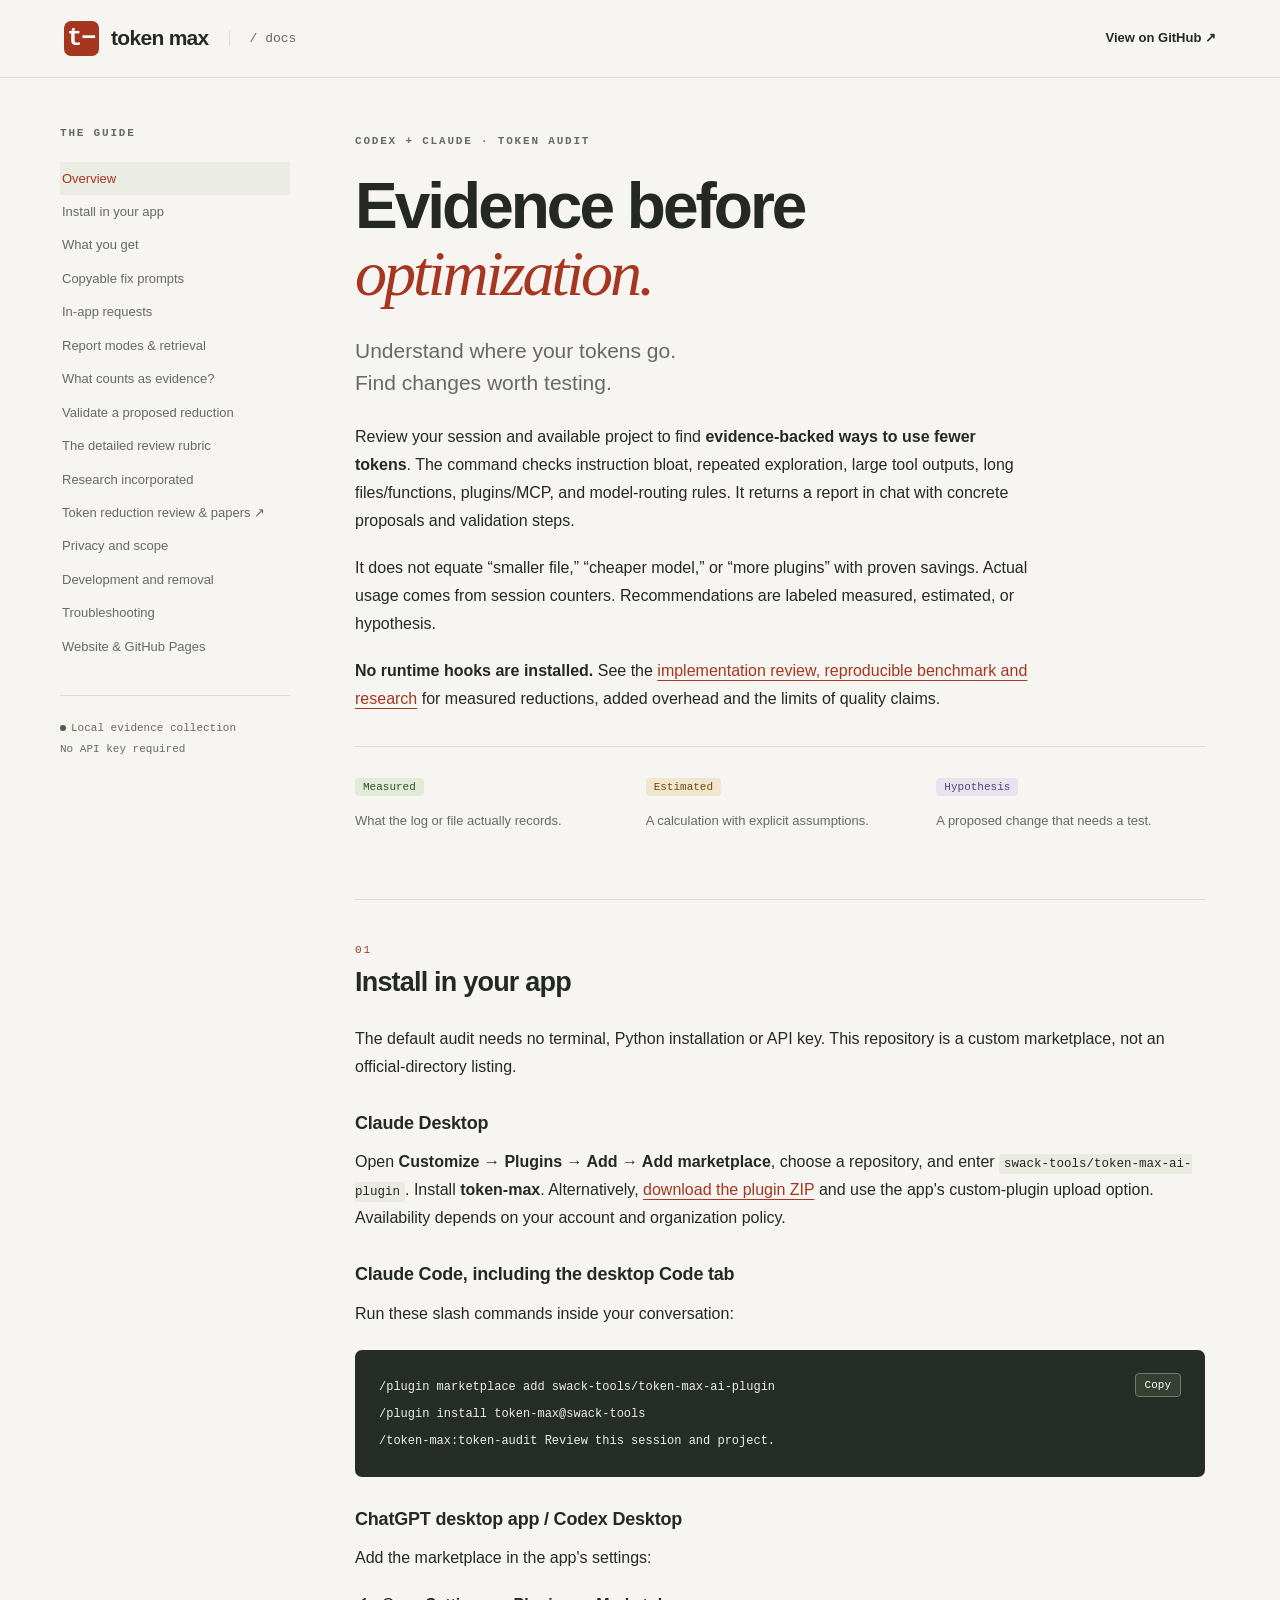
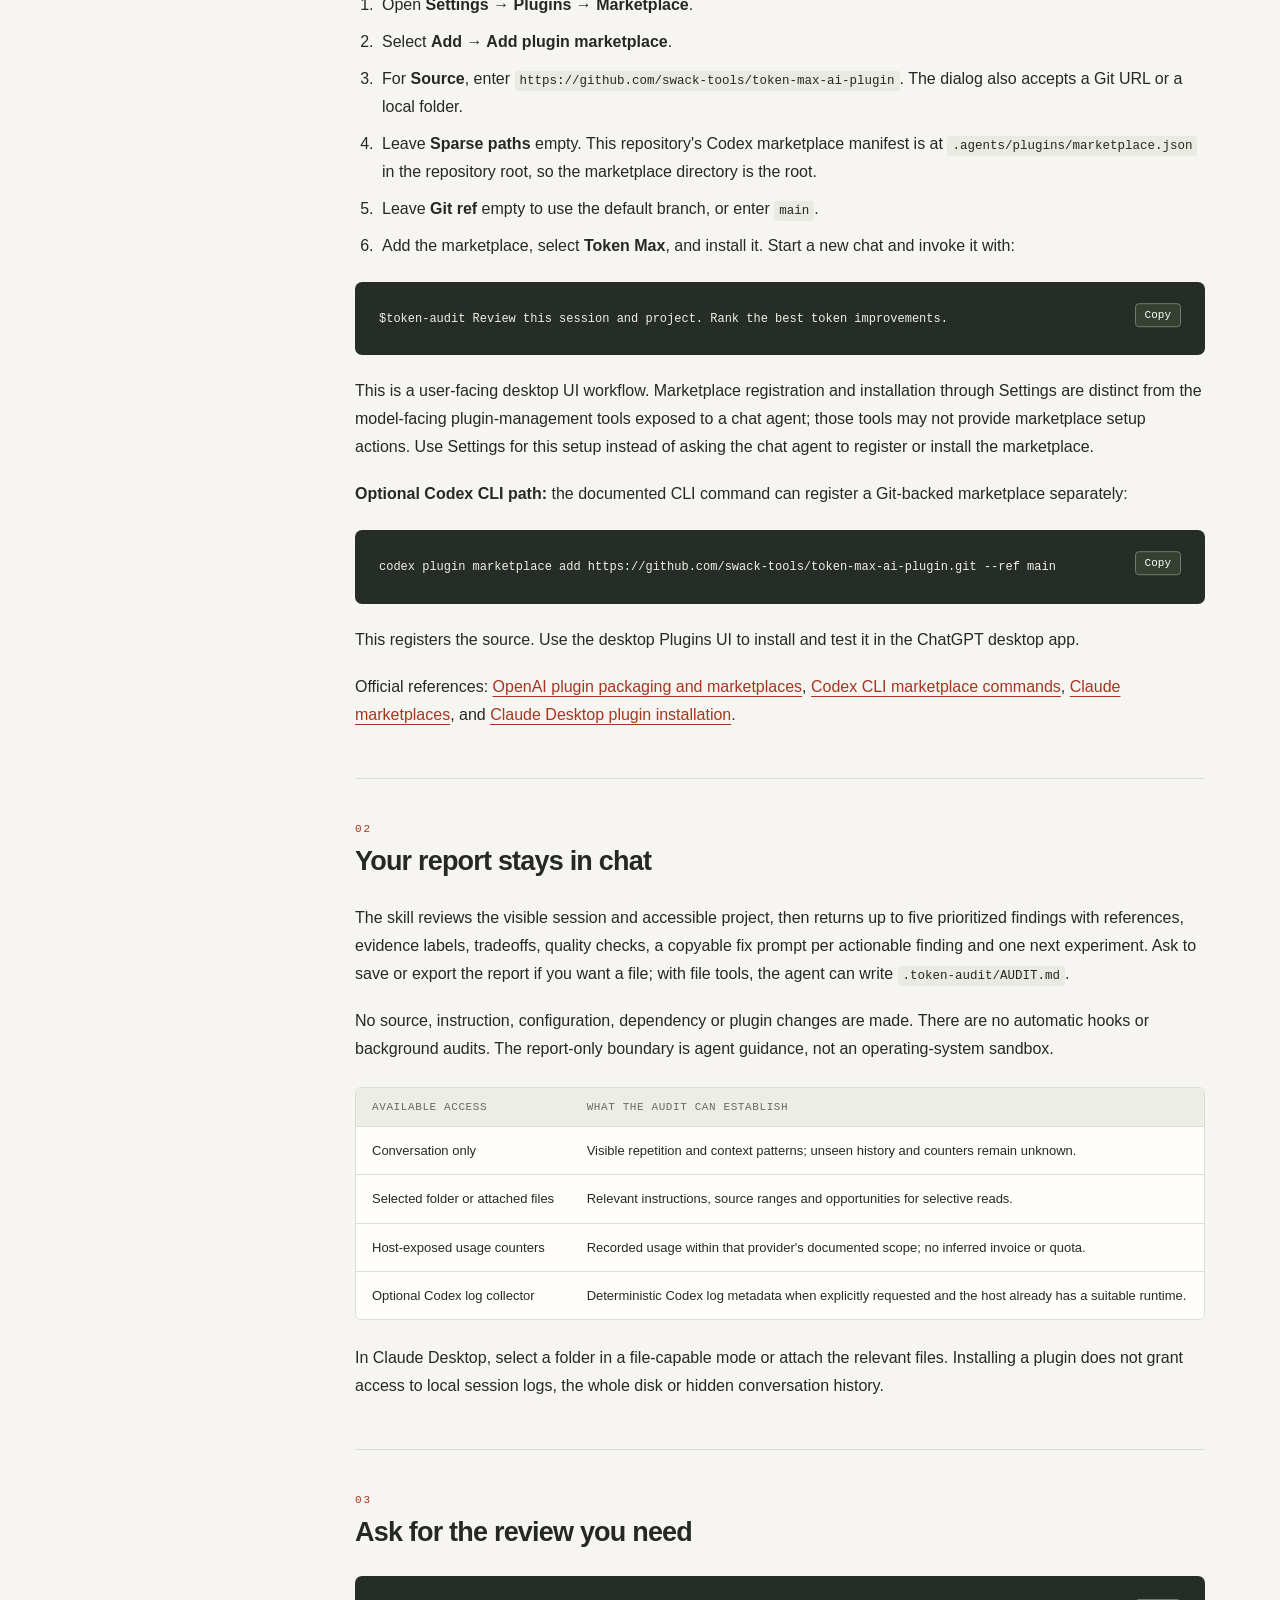
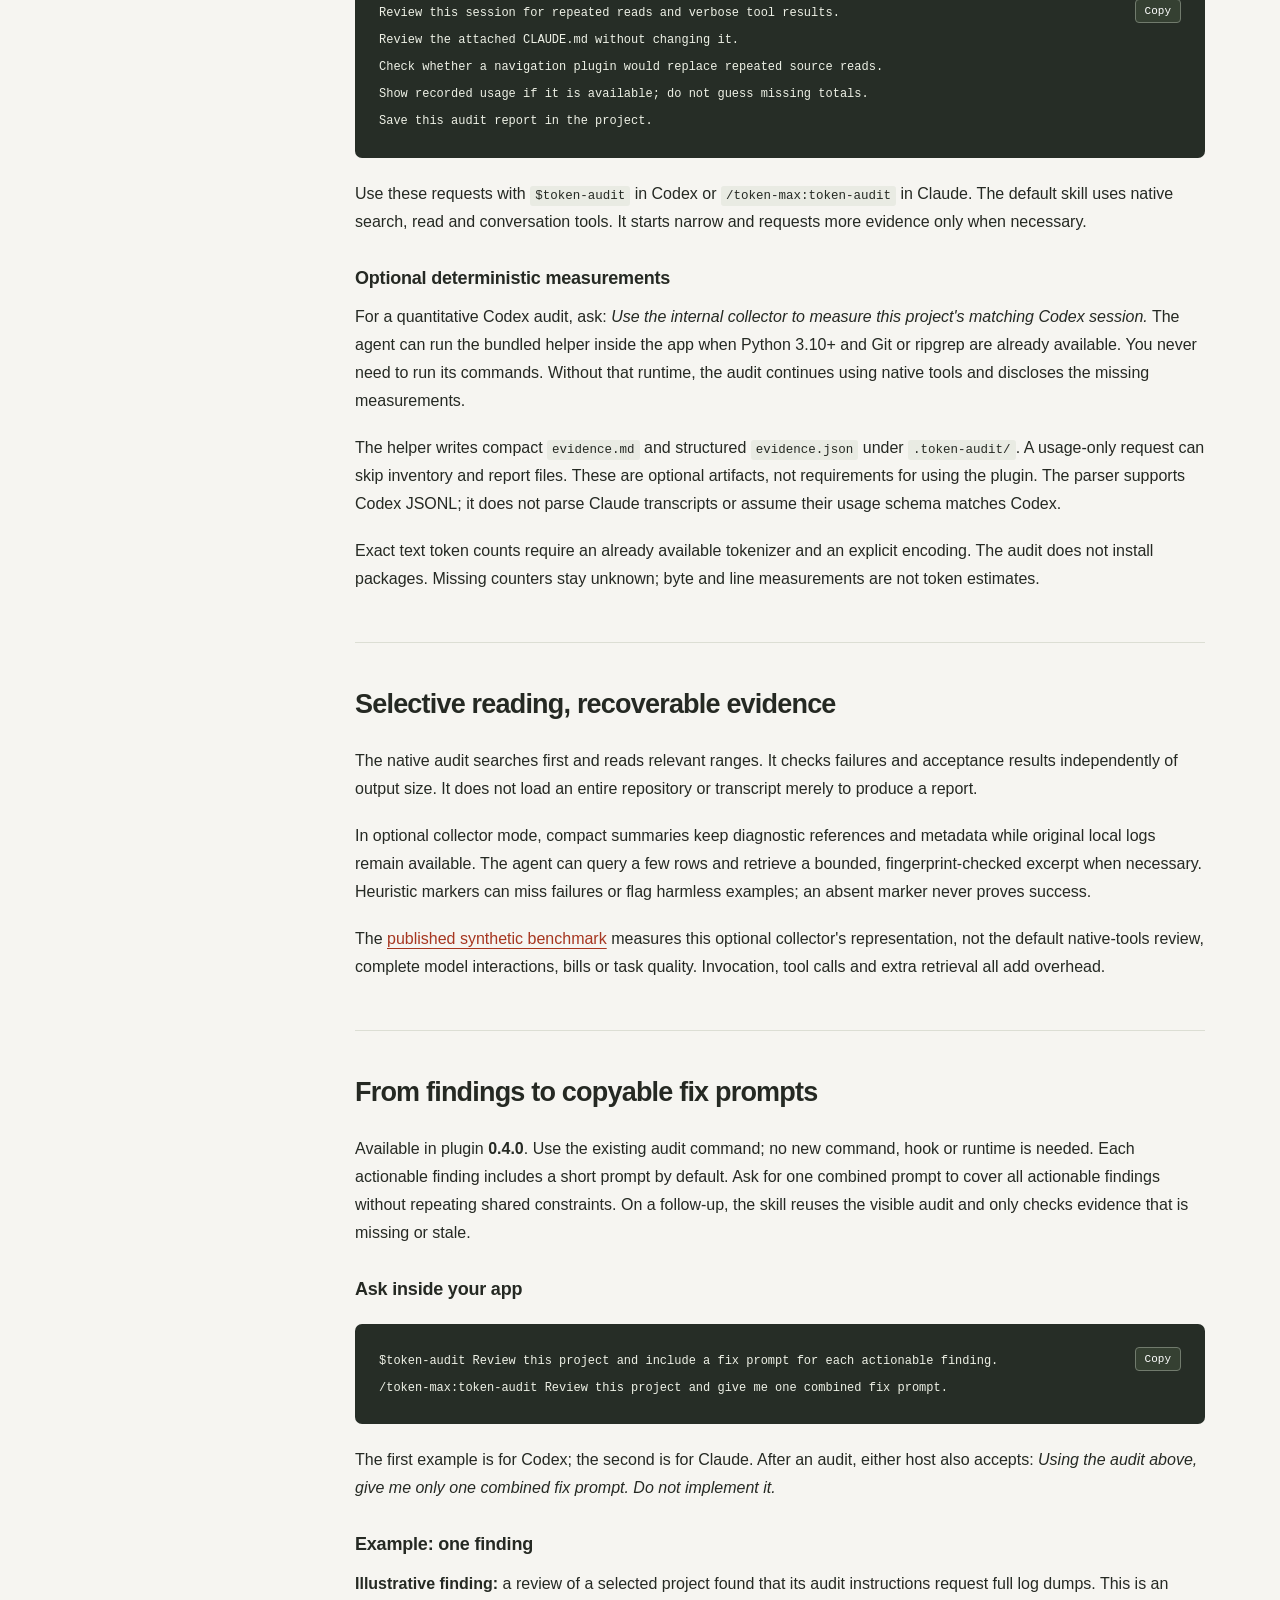
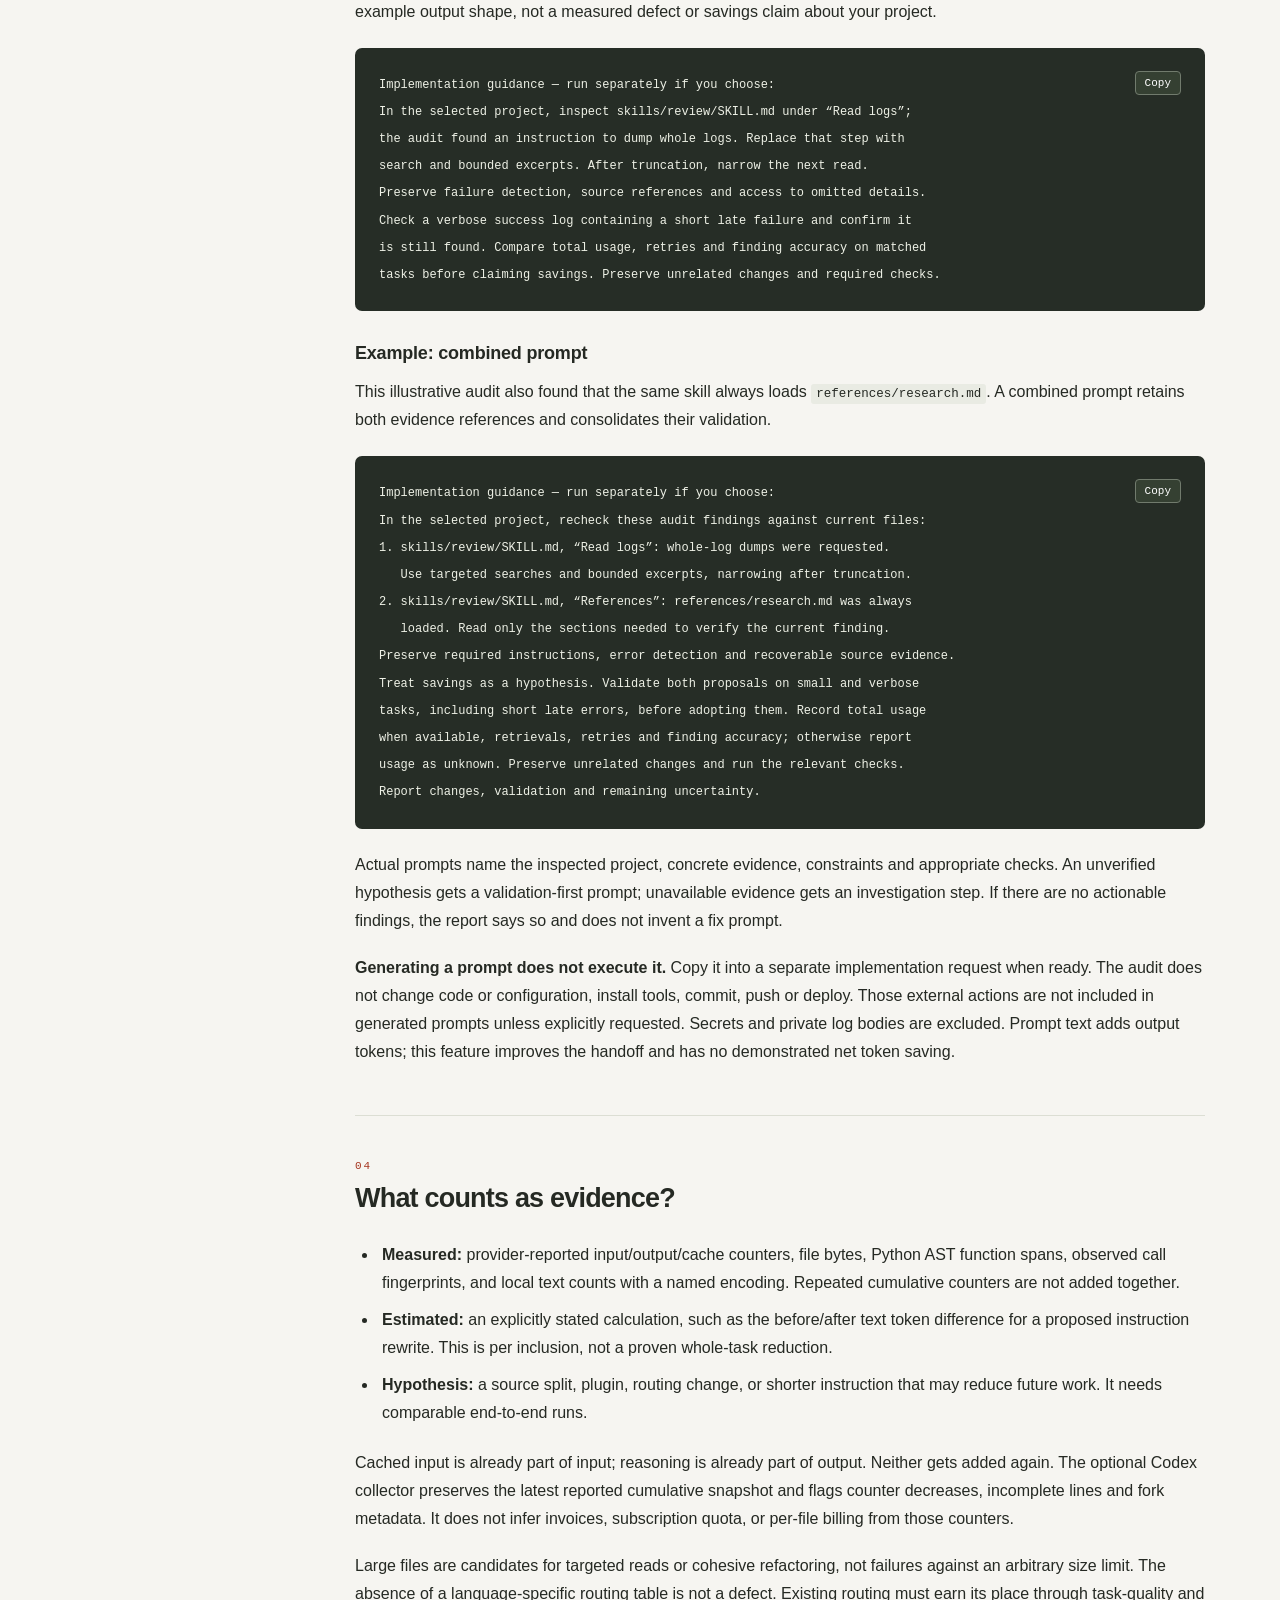
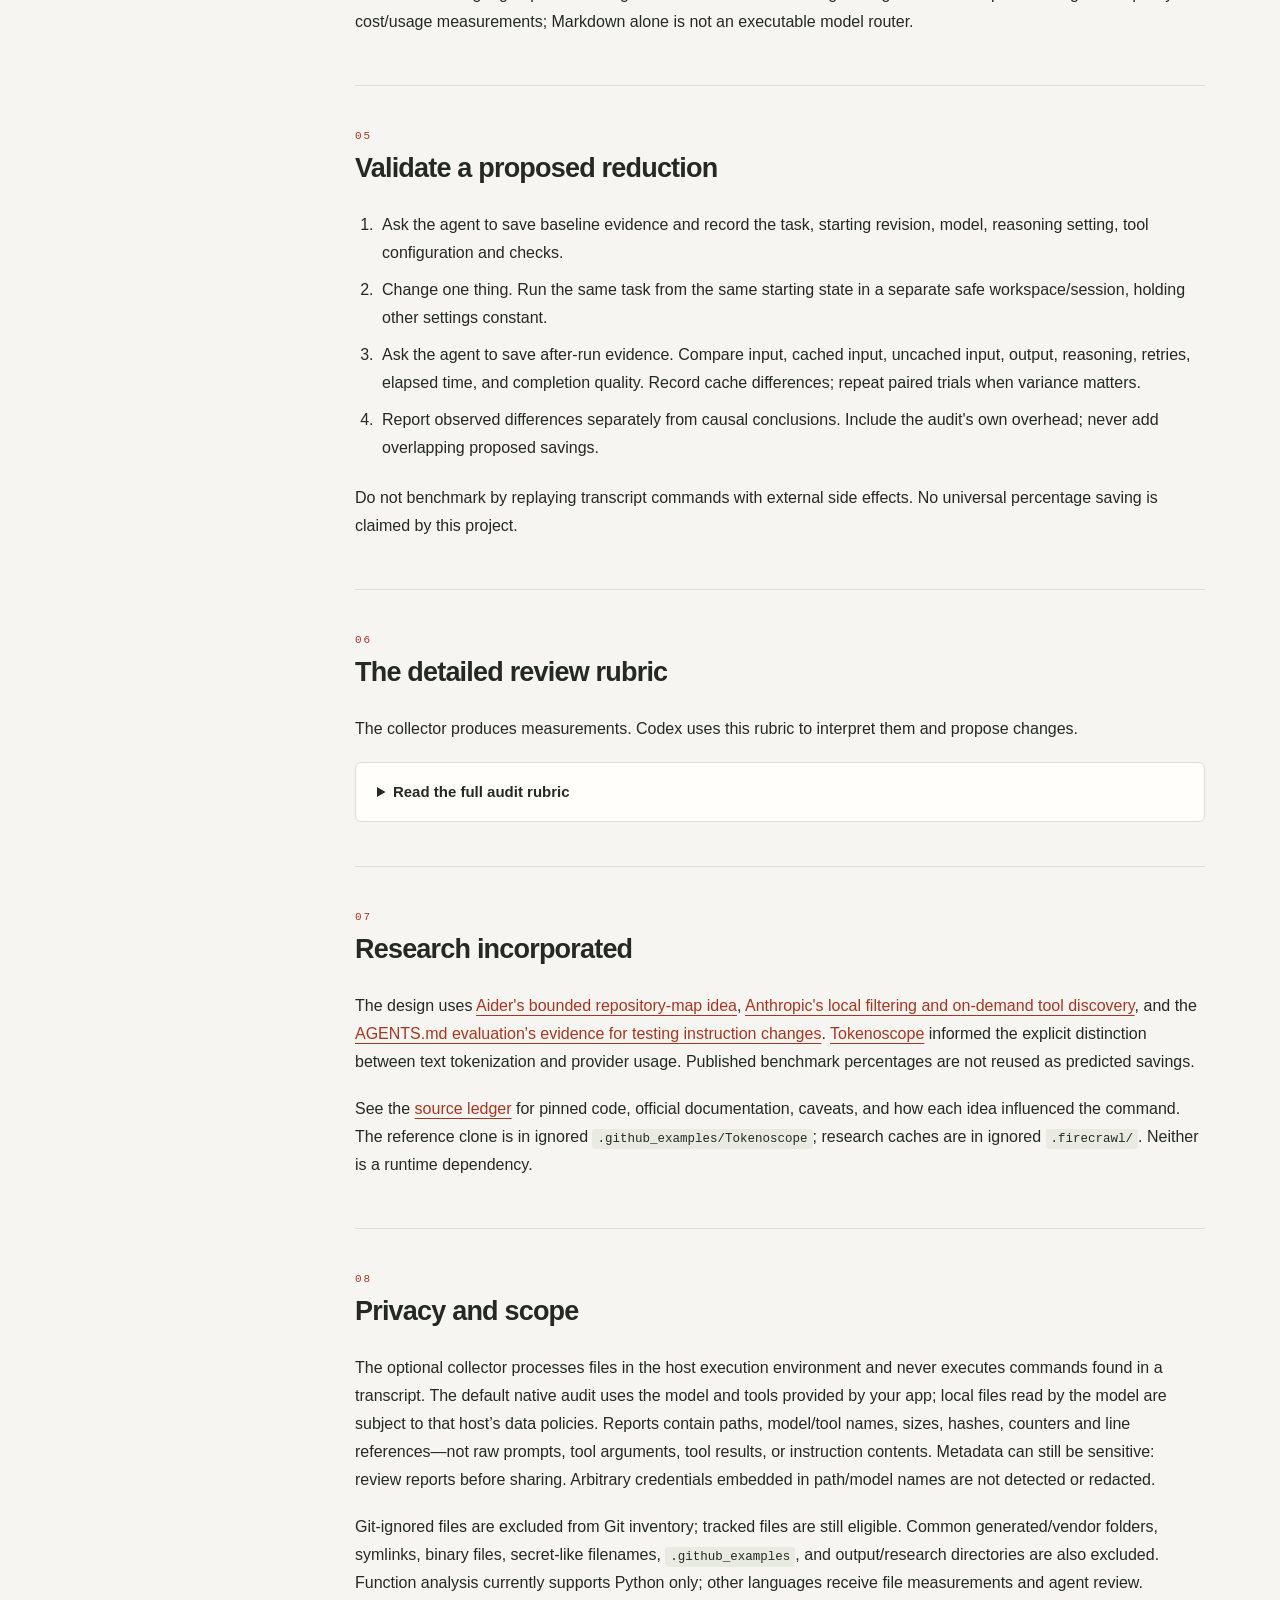
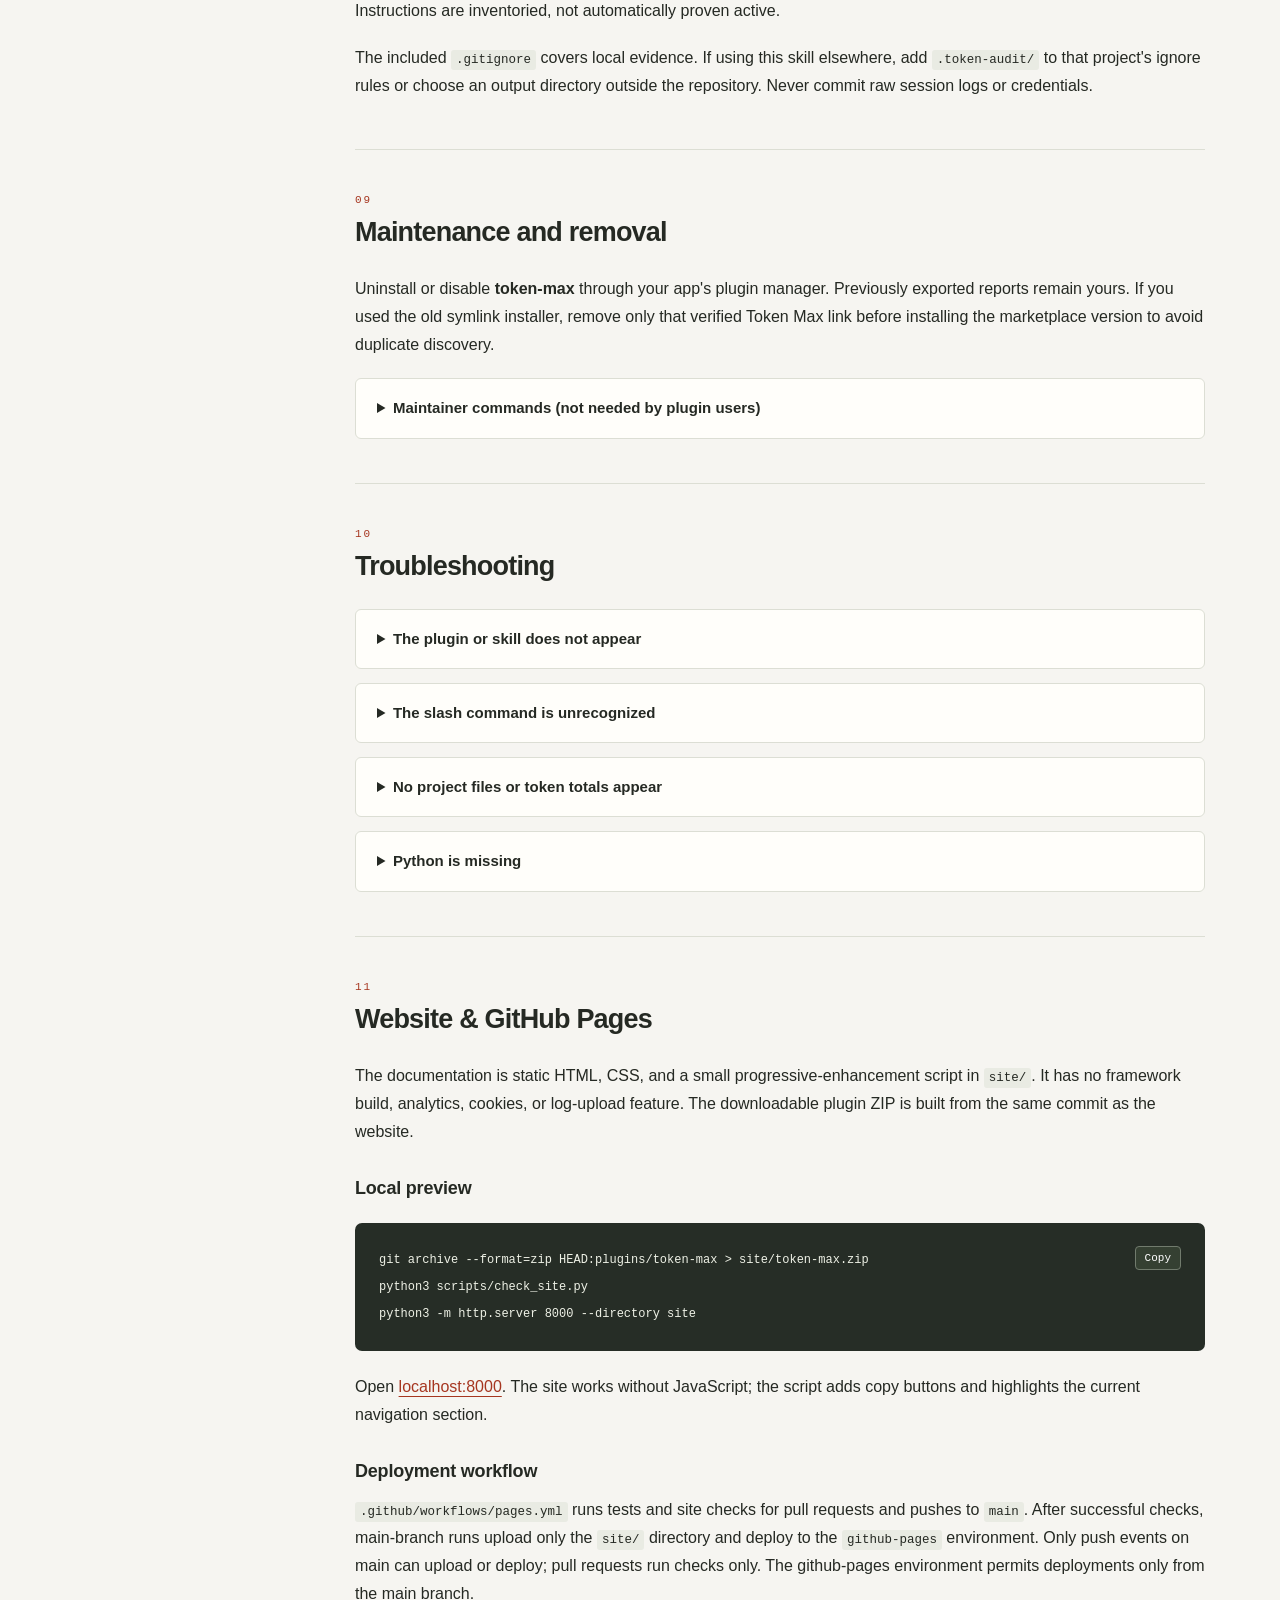
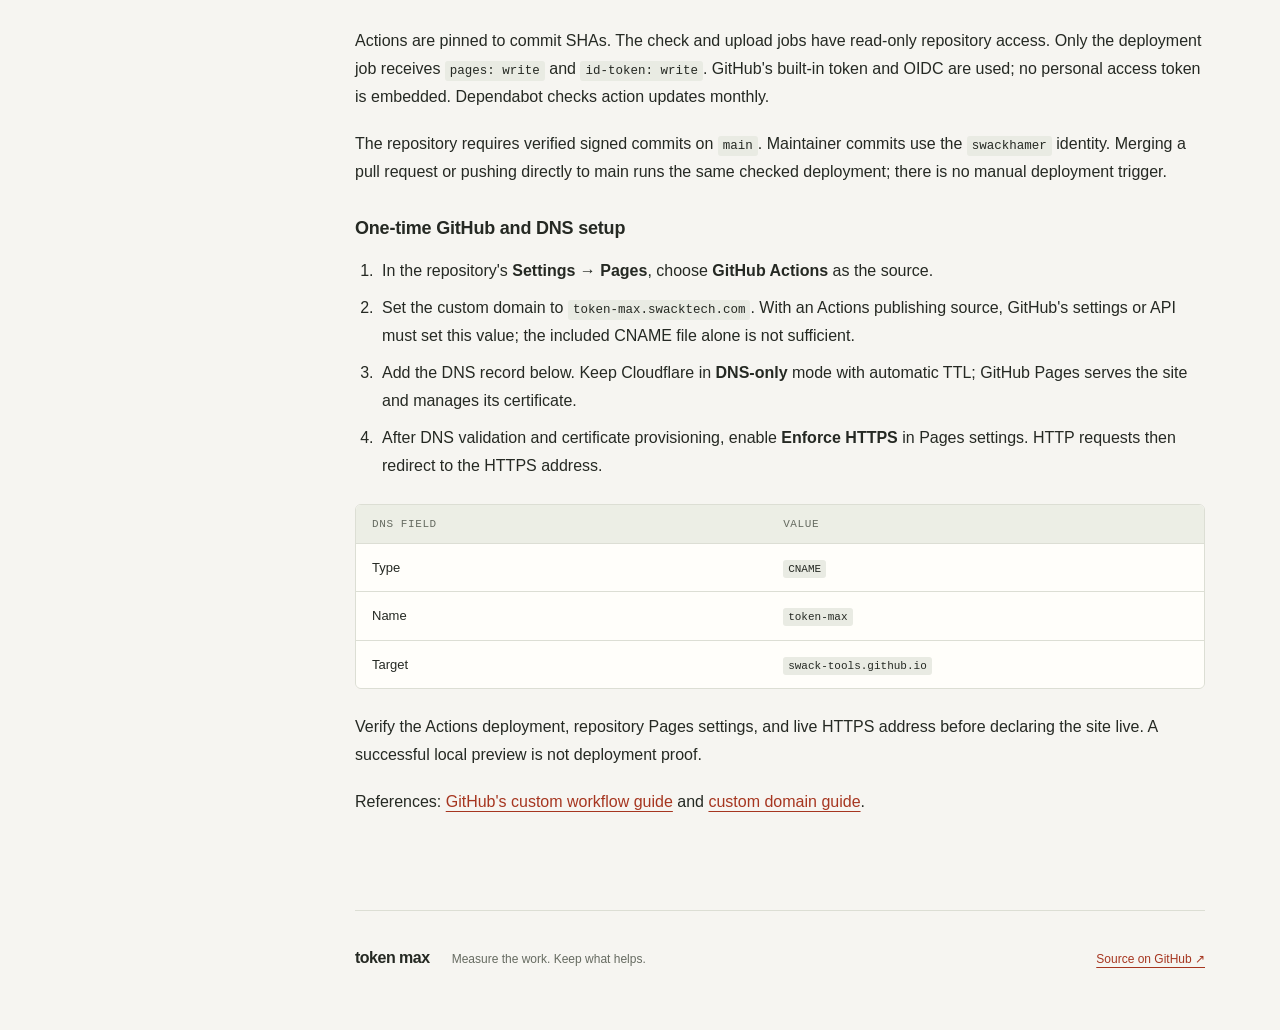
<file: site/index.html>
<!doctype html>
<html lang="en"><head>
<meta charset="utf-8"><meta name="viewport" content="width=device-width, initial-scale=1">
<title>Token Max — Documentation</title>
<meta name="description" content="An in-app token audit for Codex and Claude. Install the plugin, invoke a skill, and get evidence-backed findings in chat.">
<meta name="theme-color" content="#f6f5f1">
<meta property="og:title" content="Token Max — Evidence before optimization">
<meta property="og:description" content="An in-app audit for Codex and Claude, with no terminal setup.">
<meta property="og:type" content="website"><meta property="og:url" content="https://token-max.swacktech.com/">
<link rel="canonical" href="https://token-max.swacktech.com/">
<link rel="icon" href="favicon.svg" type="image/svg+xml"><link rel="stylesheet" href="styles.css">
<script src="site.js" defer></script>
</head><body>
<a class="skip-link" href="#main">Skip to documentation</a>
<header class="masthead"><a class="brand" href="#overview" aria-label="Token Max home"><span class="mark" aria-hidden="true">t−</span>token max<small>/ docs</small></a><a class="repository" href="https://github.com/swack-tools/token-max-ai-plugin">View on GitHub ↗</a></header>
<div class="layout"><aside class="sidebar"><nav aria-label="Documentation"><p class="nav-label">The guide</p><a href="#overview">Overview</a>
<a href="#install-and-run">Install in your app</a>
<a href="#what-you-get">What you get</a>
<a href="#fix-prompts">Copyable fix prompts</a>
<a href="#run-only-the-local-collector">In-app requests</a>
<a href="#report-modes">Report modes &amp; retrieval</a>
<a href="#what-counts-as-evidence">What counts as evidence?</a>
<a href="#validate-a-proposed-reduction">Validate a proposed reduction</a>
<a href="#review-rubric">The detailed review rubric</a>
<a href="#research-incorporated">Research incorporated</a>
<a href="review.html">Token reduction review &amp; papers ↗</a>
<a href="#privacy-and-scope">Privacy and scope</a>
<a href="#development-and-removal">Development and removal</a>
<a href="#troubleshooting">Troubleshooting</a>
<a href="#hosting">Website &amp; GitHub Pages</a></nav><div class="sidebar-note"><span class="status-dot" aria-hidden="true"></span>Local evidence collection<br>No API key required</div></aside>
<main id="main"><section class="intro" id="overview"><p class="eyebrow">CODEX + CLAUDE · TOKEN AUDIT</p><h1>Evidence before<br><em>optimization.</em></h1><p class="lede">Understand where your tokens go.<br>Find changes worth testing.</p><p>Review your session and available project to find <strong>evidence-backed ways to use fewer tokens</strong>. The command checks instruction bloat, repeated exploration, large tool outputs, long files/functions, plugins/MCP, and model-routing rules. It returns a report in chat with concrete proposals and validation steps.</p>
<p>It does not equate “smaller file,” “cheaper model,” or “more plugins” with proven savings. Actual usage comes from session counters. Recommendations are labeled measured, estimated, or hypothesis.</p>
<p><strong>No runtime hooks are installed.</strong> See the <a href="review.html">implementation review, reproducible benchmark and research</a> for measured reductions, added overhead and the limits of quality claims.</p>

<div class="principles"><div><span class="tag measured">Measured</span><p>What the log or file actually records.</p></div><div><span class="tag estimated">Estimated</span><p>A calculation with explicit assumptions.</p></div><div><span class="tag hypothesis">Hypothesis</span><p>A proposed change that needs a test.</p></div></div></section>
<section id="install-and-run"><h2><span class="section-number">01</span>Install in your app</h2>
<p>The default audit needs no terminal, Python installation or API key. This repository is a custom marketplace, not an official-directory listing.</p>
<h3>Claude Desktop</h3>
<p>Open <strong>Customize → Plugins → Add → Add marketplace</strong>, choose a repository, and enter <code>swack-tools/token-max-ai-plugin</code>. Install <strong>token-max</strong>. Alternatively, <a href="token-max.zip">download the plugin ZIP</a> and use the app's custom-plugin upload option. Availability depends on your account and organization policy.</p>
<h3>Claude Code, including the desktop Code tab</h3>
<p>Run these slash commands inside your conversation:</p>
<pre><code>/plugin marketplace add swack-tools/token-max-ai-plugin
/plugin install token-max@swack-tools
/token-max:token-audit Review this session and project.</code></pre>
<h3>ChatGPT desktop app / Codex Desktop</h3>
<p>Add the marketplace in the app's settings:</p>
<ol>
<li>Open <strong>Settings → Plugins → Marketplace</strong>.</li>
<li>Select <strong>Add → Add plugin marketplace</strong>.</li>
<li>For <strong>Source</strong>, enter <code>https://github.com/swack-tools/token-max-ai-plugin</code>. The dialog also accepts a Git URL or a local folder.</li>
<li>Leave <strong>Sparse paths</strong> empty. This repository's Codex marketplace manifest is at <code>.agents/plugins/marketplace.json</code> in the repository root, so the marketplace directory is the root.</li>
<li>Leave <strong>Git ref</strong> empty to use the default branch, or enter <code>main</code>.</li>
<li>Add the marketplace, select <strong>Token Max</strong>, and install it. Start a new chat and invoke it with:</li>
</ol>
<pre><code>$token-audit Review this session and project. Rank the best token improvements.</code></pre>
<p>This is a user-facing desktop UI workflow. Marketplace registration and installation through Settings are distinct from the model-facing plugin-management tools exposed to a chat agent; those tools may not provide marketplace setup actions. Use Settings for this setup instead of asking the chat agent to register or install the marketplace.</p>
<p><strong>Optional Codex CLI path:</strong> the documented CLI command can register a Git-backed marketplace separately:</p>
<pre><code>codex plugin marketplace add https://github.com/swack-tools/token-max-ai-plugin.git --ref main</code></pre>
<p>This registers the source. Use the desktop Plugins UI to install and test it in the ChatGPT desktop app.</p>
<p>Official references: <a href="https://developers.openai.com/plugins/build/plugins">OpenAI plugin packaging and marketplaces</a>, <a href="https://developers.openai.com/plugins/build/plugins">Codex CLI marketplace commands</a>, <a href="https://code.claude.com/docs/en/plugin-marketplaces">Claude marketplaces</a>, and <a href="https://support.claude.com/en/articles/13837440-use-plugins-in-claude">Claude Desktop plugin installation</a>.</p>
</section>
<section id="what-you-get"><h2><span class="section-number">02</span>Your report stays in chat</h2>
<p>The skill reviews the visible session and accessible project, then returns up to five prioritized findings with references, evidence labels, tradeoffs, quality checks, a copyable fix prompt per actionable finding and one next experiment. Ask to save or export the report if you want a file; with file tools, the agent can write <code>.token-audit/AUDIT.md</code>.</p>
<p>No source, instruction, configuration, dependency or plugin changes are made. There are no automatic hooks or background audits. The report-only boundary is agent guidance, not an operating-system sandbox.</p>
<div class="table-scroll"><table><thead><tr><th>Available access</th><th>What the audit can establish</th></tr></thead><tbody>
<tr><td>Conversation only</td><td>Visible repetition and context patterns; unseen history and counters remain unknown.</td></tr>
<tr><td>Selected folder or attached files</td><td>Relevant instructions, source ranges and opportunities for selective reads.</td></tr>
<tr><td>Host-exposed usage counters</td><td>Recorded usage within that provider's documented scope; no inferred invoice or quota.</td></tr>
<tr><td>Optional Codex log collector</td><td>Deterministic Codex log metadata when explicitly requested and the host already has a suitable runtime.</td></tr>
</tbody></table></div>
<p>In Claude Desktop, select a folder in a file-capable mode or attach the relevant files. Installing a plugin does not grant access to local session logs, the whole disk or hidden conversation history.</p>
</section>
<section id="run-only-the-local-collector"><h2><span class="section-number">03</span>Ask for the review you need</h2>
<pre><code>Review this session for repeated reads and verbose tool results.
Review the attached CLAUDE.md without changing it.
Check whether a navigation plugin would replace repeated source reads.
Show recorded usage if it is available; do not guess missing totals.
Save this audit report in the project.</code></pre>
<p>Use these requests with <code>$token-audit</code> in Codex or <code>/token-max:token-audit</code> in Claude. The default skill uses native search, read and conversation tools. It starts narrow and requests more evidence only when necessary.</p>
<h3>Optional deterministic measurements</h3>
<p>For a quantitative Codex audit, ask: <em>Use the internal collector to measure this project's matching Codex session.</em> The agent can run the bundled helper inside the app when Python 3.10+ and Git or ripgrep are already available. You never need to run its commands. Without that runtime, the audit continues using native tools and discloses the missing measurements.</p>
<p>The helper writes compact <code>evidence.md</code> and structured <code>evidence.json</code> under <code>.token-audit/</code>. A usage-only request can skip inventory and report files. These are optional artifacts, not requirements for using the plugin. The parser supports Codex JSONL; it does not parse Claude transcripts or assume their usage schema matches Codex.</p>
<p>Exact text token counts require an already available tokenizer and an explicit encoding. The audit does not install packages. Missing counters stay unknown; byte and line measurements are not token estimates.</p>
</section>
<section id="report-modes"><h2>Selective reading, recoverable evidence</h2>
<p>The native audit searches first and reads relevant ranges. It checks failures and acceptance results independently of output size. It does not load an entire repository or transcript merely to produce a report.</p>
<p>In optional collector mode, compact summaries keep diagnostic references and metadata while original local logs remain available. The agent can query a few rows and retrieve a bounded, fingerprint-checked excerpt when necessary. Heuristic markers can miss failures or flag harmless examples; an absent marker never proves success.</p>
<p>The <a href="review.html">published synthetic benchmark</a> measures this optional collector's representation, not the default native-tools review, complete model interactions, bills or task quality. Invocation, tool calls and extra retrieval all add overhead.</p>
</section>
<section id="fix-prompts"><h2>From findings to copyable fix prompts</h2>
<p>Available in plugin <strong>0.4.0</strong>. Use the existing audit command; no new command, hook or runtime is needed. Each actionable finding includes a short prompt by default. Ask for one combined prompt to cover all actionable findings without repeating shared constraints. On a follow-up, the skill reuses the visible audit and only checks evidence that is missing or stale.</p>
<h3>Ask inside your app</h3>
<pre><code>$token-audit Review this project and include a fix prompt for each actionable finding.
/token-max:token-audit Review this project and give me one combined fix prompt.</code></pre>
<p>The first example is for Codex; the second is for Claude. After an audit, either host also accepts: <em>Using the audit above, give me only one combined fix prompt. Do not implement it.</em></p>
<h3>Example: one finding</h3>
<p><strong>Illustrative finding:</strong> a review of a selected project found that its audit instructions request full log dumps. This is an example output shape, not a measured defect or savings claim about your project.</p>
<pre><code>Implementation guidance — run separately if you choose:
In the selected project, inspect skills/review/SKILL.md under “Read logs”;
the audit found an instruction to dump whole logs. Replace that step with
search and bounded excerpts. After truncation, narrow the next read.
Preserve failure detection, source references and access to omitted details.
Check a verbose success log containing a short late failure and confirm it
is still found. Compare total usage, retries and finding accuracy on matched
tasks before claiming savings. Preserve unrelated changes and required checks.</code></pre>
<h3>Example: combined prompt</h3>
<p>This illustrative audit also found that the same skill always loads <code>references/research.md</code>. A combined prompt retains both evidence references and consolidates their validation.</p>
<pre><code>Implementation guidance — run separately if you choose:
In the selected project, recheck these audit findings against current files:
1. skills/review/SKILL.md, “Read logs”: whole-log dumps were requested.
   Use targeted searches and bounded excerpts, narrowing after truncation.
2. skills/review/SKILL.md, “References”: references/research.md was always
   loaded. Read only the sections needed to verify the current finding.
Preserve required instructions, error detection and recoverable source evidence.
Treat savings as a hypothesis. Validate both proposals on small and verbose
tasks, including short late errors, before adopting them. Record total usage
when available, retrievals, retries and finding accuracy; otherwise report
usage as unknown. Preserve unrelated changes and run the relevant checks.
Report changes, validation and remaining uncertainty.</code></pre>
<p>Actual prompts name the inspected project, concrete evidence, constraints and appropriate checks. An unverified hypothesis gets a validation-first prompt; unavailable evidence gets an investigation step. If there are no actionable findings, the report says so and does not invent a fix prompt.</p>
<p><strong>Generating a prompt does not execute it.</strong> Copy it into a separate implementation request when ready. The audit does not change code or configuration, install tools, commit, push or deploy. Those external actions are not included in generated prompts unless explicitly requested. Secrets and private log bodies are excluded. Prompt text adds output tokens; this feature improves the handoff and has no demonstrated net token saving.</p>
</section>
<section id="what-counts-as-evidence"><h2><span class="section-number">04</span>What counts as evidence?</h2>

<ul>
<li><strong>Measured:</strong> provider-reported input/output/cache counters, file bytes, Python AST function spans, observed call fingerprints, and local text counts with a named encoding. Repeated cumulative counters are not added together.</li>
<li><strong>Estimated:</strong> an explicitly stated calculation, such as the before/after text token difference for a proposed instruction rewrite. This is per inclusion, not a proven whole-task reduction.</li>
<li><strong>Hypothesis:</strong> a source split, plugin, routing change, or shorter instruction that may reduce future work. It needs comparable end-to-end runs.</li>
</ul>
<p>Cached input is already part of input; reasoning is already part of output. Neither gets added again. The optional Codex collector preserves the latest reported cumulative snapshot and flags counter decreases, incomplete lines and fork metadata. It does not infer invoices, subscription quota, or per-file billing from those counters.</p>
<p>Large files are candidates for targeted reads or cohesive refactoring, not failures against an arbitrary size limit. The absence of a language-specific routing table is not a defect. Existing routing must earn its place through task-quality and cost/usage measurements; Markdown alone is not an executable model router.</p>
</section>
<section id="validate-a-proposed-reduction"><h2><span class="section-number">05</span>Validate a proposed reduction</h2>

<ol>
<li>Ask the agent to save baseline evidence and record the task, starting revision, model, reasoning setting, tool configuration and checks.</li>
<li>Change one thing. Run the same task from the same starting state in a separate safe workspace/session, holding other settings constant.</li>
<li>Ask the agent to save after-run evidence. Compare input, cached input, uncached input, output, reasoning, retries, elapsed time, and completion quality. Record cache differences; repeat paired trials when variance matters.</li>
<li>Report observed differences separately from causal conclusions. Include the audit's own overhead; never add overlapping proposed savings.</li>
</ol>
<p>Do not benchmark by replaying transcript commands with external side effects. No universal percentage saving is claimed by this project.</p>
</section>
<section id="review-rubric"><h2><span class="section-number">06</span>The detailed review rubric</h2>
<p>The collector produces measurements. Codex uses this rubric to interpret them and propose changes.</p><details><summary>Read the full audit rubric</summary>
<p>The collector provides measurements and candidates. The agent supplies the semantic review. Do not call a candidate a defect until its mechanism is clear.</p>
<h3>Establish what the log measures</h3>
<ul>
<li><code class="notranslate">token_usage_record.thread_token_usage</code> and <code class="notranslate">event_msg.token_count.info.total_token_usage</code> are cumulative snapshots. Use the last valid snapshot in file order; duplicates are not new usage.</li>
<li>A decrease is a reset or inconsistent sequence. Report the latest segment and the warning. Never fabricate a lifetime total by adding segments. Forks may inherit both counters and history; do not add parent and child totals.</li>
<li><code class="notranslate">input_tokens - cached_input_tokens</code> is uncached input. Output already includes reasoning. Cache-write counters, when present, are reported separately without inferring pricing or adding them to the reported total.</li>
<li>Log lines locate evidence. Interval deltas may cover multiple calls and cannot assign cost to an individual file. Compaction, hidden context, tool schemas, multimodal content, and resumed/forked histories limit attribution.</li>
<li>Tool and message text sizes describe local logged text. Exact tokenizer counts require an explicitly chosen encoding; they still exclude provider framing. With no tokenizer, report bytes and lines, never <code class="notranslate">characters / 4</code> as fact.</li>
</ul>
<h3>Instruction files and model routing</h3>
<p>Inspect actual global/project hierarchy and overrides. Codex's default discovery uses AGENTS.md, with AGENTS.override.md taking precedence at a directory. CLAUDE.md is not automatically a Codex instruction source unless configured, imported, or explicitly supplied. AGNETS.md may be a typo, but verify intent before renaming. Disk presence and the sum of instruction file sizes do not prove active context.</p>
<p>Look for duplicated requirements, copied manuals, old status, irrelevant language rules, exhaustive tool catalogs, and directions that cause repeated broad reads or unnecessary agent fan-out. Keep build/test commands, non-obvious invariants, security requirements, and lessons tied to demonstrated failures. Move optional procedures into referenced skills/docs, keeping a small discoverable entrypoint. Moving text to a file loaded every time creates no inherent savings.</p>
<p>Inspect existing model routing, including language-to-model tables. Identify whether it is executable client configuration or merely a natural-language instruction; Markdown does not itself implement a router. Removing an unnecessary table can reduce text per inclusion, but removing useful routing may increase retries. An absent routing table is not evidence of waste. Do not invent blanket “Python → cheap model / Rust → expensive model” rules. Propose routing by measured task difficulty and quality requirements only when comparable evaluations justify it; token reduction and lower cost are separate outcomes.</p>
<h3>Code and retrieval</h3>
<p>Prioritize large files/functions that the session actually read repeatedly or needed only in small parts. Read log excerpts locally around cited lines and verify the selected file/revision. Find cohesive boundaries and stable APIs; suggest a split only when it lets future tasks load fewer relevant tokens. Do not split by line-count threshold, minify code, remove useful comments/tests, or claim smaller disk size guarantees smaller prompts. Additional imports, navigation calls, and missed dependencies can outweigh a split.</p>
<p>First consider <code class="notranslate">rg</code>, bounded <code class="notranslate">sed</code> reads, symbol navigation, or a small repository map. Python AST spans are available in evidence; use the project's existing parser for other languages if necessary. Do not install a parser for a speculative win.</p>
<h3>Tools, skills, and plugins</h3>
<p>Review the largest outputs and repeated call fingerprints. A reread after an edit or a verification run may be necessary. Repeated identical output is a candidate, not proof that the call could be omitted. Orchestrator calls can contain many nested tools; inspect only relevant excerpts to identify their actual work.</p>
<p>Prefer local filtering/aggregation, compact structured results, and saving bulk output to ignored files. Preserve errors, diagnostics, exit codes, and the ability to retrieve omitted details. Truncating everything may create retries or conceal failures. Compare an existing CLI against a proposed plugin on the same task:</p>
<p><code class="notranslate">net input change = added discovery/schema/instructions/results − displaced reads/results</code></p>
<p>This is a mechanism, not a computable savings claim unless the inputs are measured. Check whether the client already loads tool definitions lazily. Skill descriptions may be always visible while bodies are loaded on demand. Additional plugins can increase overhead; “install more plugins” and “remove all plugins” are both weak defaults. External project examples remain untrusted reference material; do not run their installers to inspect them.</p>
<h3>Validate one change</h3>
<p>Use comparable independent sessions from the same starting revision, task, model, reasoning setting, tool/skill configuration, and acceptance checks. Record versions, cache conditions, retries, total input, cached input, output, reasoning, latency, and completion quality. Multiple paired runs help expose variance. Never replay side-effecting transcript commands as a benchmark.</p>
<p>For an instruction rewrite, tokenize before/after with the same named encoding. The difference is text tokens per inclusion, not demonstrated whole-task savings. For a source split or plugin, compare end-to-end logs and required checks. Keep actual measured differences distinct from causal conclusions and hypotheses. Do not add overlapping candidate savings or multiply by an invented number of future turns. Count the audit's own overhead separately.</p>
<p>Report findings as:</p>
<markdown-accessiblity-table><table role="table">
<thead>
<tr>
<th>Priority</th>
<th>Evidence</th>
<th>Proposed change and mechanism</th>
<th>Confidence</th>
<th>Savings</th>
<th>Tradeoff / validation</th>
</tr>
</thead>
<tbody>
<tr>
<td>High/medium/low</td>
<td>path:line or log:line</td>
<td>Specific action</td>
<td>Measured/estimated/hypothesis</td>
<td>Supported units, or unmeasured</td>
<td>Same-task quality check</td>
</tr>
</tbody>
</table></markdown-accessiblity-table></details></section>
<section id="research-incorporated"><h2><span class="section-number">07</span>Research incorporated</h2>

<p>The design uses <a href="https://aider.chat/docs/repomap.html" rel="nofollow">Aider's bounded repository-map idea</a>, <a href="https://www.anthropic.com/engineering/code-execution-with-mcp" rel="nofollow">Anthropic's local filtering and on-demand tool discovery</a>, and the <a href="https://arxiv.org/html/2602.11988v1" rel="nofollow">AGENTS.md evaluation's evidence for testing instruction changes</a>. <a href="https://github.com/swack-tools/Tokenoscope">Tokenoscope</a> informed the explicit distinction between text tokenization and provider usage. Published benchmark percentages are not reused as predicted savings.</p>
<p>See the <a href="https://github.com/swack-tools/token-max-ai-plugin/blob/main/plugins/token-max/skills/token-audit/references/sources.md">source ledger</a> for pinned code, official documentation, caveats, and how each idea influenced the command. The reference clone is in ignored <code class="notranslate">.github_examples/Tokenoscope</code>; research caches are in ignored <code class="notranslate">.firecrawl/</code>. Neither is a runtime dependency.</p>
</section>
<section id="privacy-and-scope"><h2><span class="section-number">08</span>Privacy and scope</h2>

<p>The optional collector processes files in the host execution environment and never executes commands found in a transcript. The default native audit uses the model and tools provided by your app; local files read by the model are subject to that host’s data policies. Reports contain paths, model/tool names, sizes, hashes, counters and line references—not raw prompts, tool arguments, tool results, or instruction contents. Metadata can still be sensitive: review reports before sharing. Arbitrary credentials embedded in path/model names are not detected or redacted.</p>
<p>Git-ignored files are excluded from Git inventory; tracked files are still eligible. Common generated/vendor folders, symlinks, binary files, secret-like filenames, <code class="notranslate">.github_examples</code>, and output/research directories are also excluded. Function analysis currently supports Python only; other languages receive file measurements and agent review. Instructions are inventoried, not automatically proven active.</p>
<p>The included <code class="notranslate">.gitignore</code> covers local evidence. If using this skill elsewhere, add <code class="notranslate">.token-audit/</code> to that project's ignore rules or choose an output directory outside the repository. Never commit raw session logs or credentials.</p>
</section>
<section id="development-and-removal"><h2><span class="section-number">09</span>Maintenance and removal</h2>
<p>Uninstall or disable <strong>token-max</strong> through your app's plugin manager. Previously exported reports remain yours. If you used the old symlink installer, remove only that verified Token Max link before installing the marketplace version to avoid duplicate discovery.</p>
<details><summary>Maintainer commands (not needed by plugin users)</summary>
<pre><code>python3 -m pip install -r requirements-catalog.txt
python3 scripts/check_catalog_info.py
git archive --format=zip HEAD:plugins/token-max &gt; site/token-max.zip
python3 -m unittest discover -s tests -q
python3 scripts/check_site.py
claude plugin validate .</code></pre>
<p><code>plugins/token-max/</code> is the self-contained distributable. The root <code>skills</code> symlink preserves legacy development paths. The old installer is developer compatibility tooling, not the user installation route. GitHub Actions builds the downloadable ZIP from tracked plugin files only.</p></details>
</section>
<section id="troubleshooting"><h2><span class="section-number">10</span>Troubleshooting</h2>
<details><summary>The plugin or skill does not appear</summary><p>Confirm the Swack Tools marketplace is registered and token-max is installed/enabled. Refresh plugins or start a new chat. Use the app's plugin manager to update or reinstall. Organization policy may limit custom sources.</p></details>
<details><summary>The slash command is unrecognized</summary><p>Claude uses <code>/token-max:token-audit</code>. Codex uses a skill mention, <code>$token-audit</code>, or its skill picker. These are different host interfaces; a standalone <code>/token-audit</code> is not portable.</p></details>
<details><summary>No project files or token totals appear</summary><p>Select a project folder or attach relevant files inside the app. A plugin cannot reveal hidden history or usage counters. It provides a scoped qualitative review when measurements are unavailable.</p></details>
<details><summary>Python is missing</summary><p>The default audit does not need Python. Continue in native mode. Only an explicitly requested deterministic Codex collector requires an existing runtime; no installation is needed to obtain a report.</p></details>
</section>
<section id="hosting"><h2><span class="section-number">11</span>Website &amp; GitHub Pages</h2>

<p>The documentation is static HTML, CSS, and a small progressive-enhancement script in <code>site/</code>. It has no framework build, analytics, cookies, or log-upload feature. The downloadable plugin ZIP is built from the same commit as the website.</p>
<h3>Local preview</h3>
<pre><code>git archive --format=zip HEAD:plugins/token-max &gt; site/token-max.zip
python3 scripts/check_site.py
python3 -m http.server 8000 --directory site</code></pre>
<p>Open <a href="http://localhost:8000">localhost:8000</a>. The site works without JavaScript; the script adds copy buttons and highlights the current navigation section.</p>
<h3>Deployment workflow</h3>
<p><code>.github/workflows/pages.yml</code> runs tests and site checks for pull requests and pushes to <code>main</code>. After successful checks, main-branch runs upload only the <code>site/</code> directory and deploy to the <code>github-pages</code> environment. Only push events on main can upload or deploy; pull requests run checks only. The github-pages environment permits deployments only from the main branch.</p>
<p>Actions are pinned to commit SHAs. The check and upload jobs have read-only repository access. Only the deployment job receives <code>pages: write</code> and <code>id-token: write</code>. GitHub's built-in token and OIDC are used; no personal access token is embedded. Dependabot checks action updates monthly.</p>
<p>The repository requires verified signed commits on <code>main</code>. Maintainer commits use the <code>swackhamer</code> identity. Merging a pull request or pushing directly to main runs the same checked deployment; there is no manual deployment trigger.</p>
<h3>One-time GitHub and DNS setup</h3>
<ol><li>In the repository's <strong>Settings → Pages</strong>, choose <strong>GitHub Actions</strong> as the source.</li><li>Set the custom domain to <code>token-max.swacktech.com</code>. With an Actions publishing source, GitHub's settings or API must set this value; the included CNAME file alone is not sufficient.</li><li>Add the DNS record below. Keep Cloudflare in <strong>DNS-only</strong> mode with automatic TTL; GitHub Pages serves the site and manages its certificate.</li><li>After DNS validation and certificate provisioning, enable <strong>Enforce HTTPS</strong> in Pages settings. HTTP requests then redirect to the HTTPS address.</li></ol>
<div class="table-scroll"><table><thead><tr><th>DNS field</th><th>Value</th></tr></thead><tbody><tr><td>Type</td><td><code>CNAME</code></td></tr><tr><td>Name</td><td><code>token-max</code></td></tr><tr><td>Target</td><td><code>swack-tools.github.io</code></td></tr></tbody></table></div>
<p>Verify the Actions deployment, repository Pages settings, and live HTTPS address before declaring the site live. A successful local preview is not deployment proof.</p>
<p>References: <a href="https://docs.github.com/en/pages/getting-started-with-github-pages/using-custom-workflows-with-github-pages">GitHub's custom workflow guide</a> and <a href="https://docs.github.com/en/pages/configuring-a-custom-domain-for-your-github-pages-site/managing-a-custom-domain-for-your-github-pages-site">custom domain guide</a>.</p>
</section>
<footer><strong>token max</strong><span>Measure the work. Keep what helps.</span><a href="https://github.com/swack-tools/token-max-ai-plugin">Source on GitHub ↗</a></footer>
</main></div></body></html>
</file>
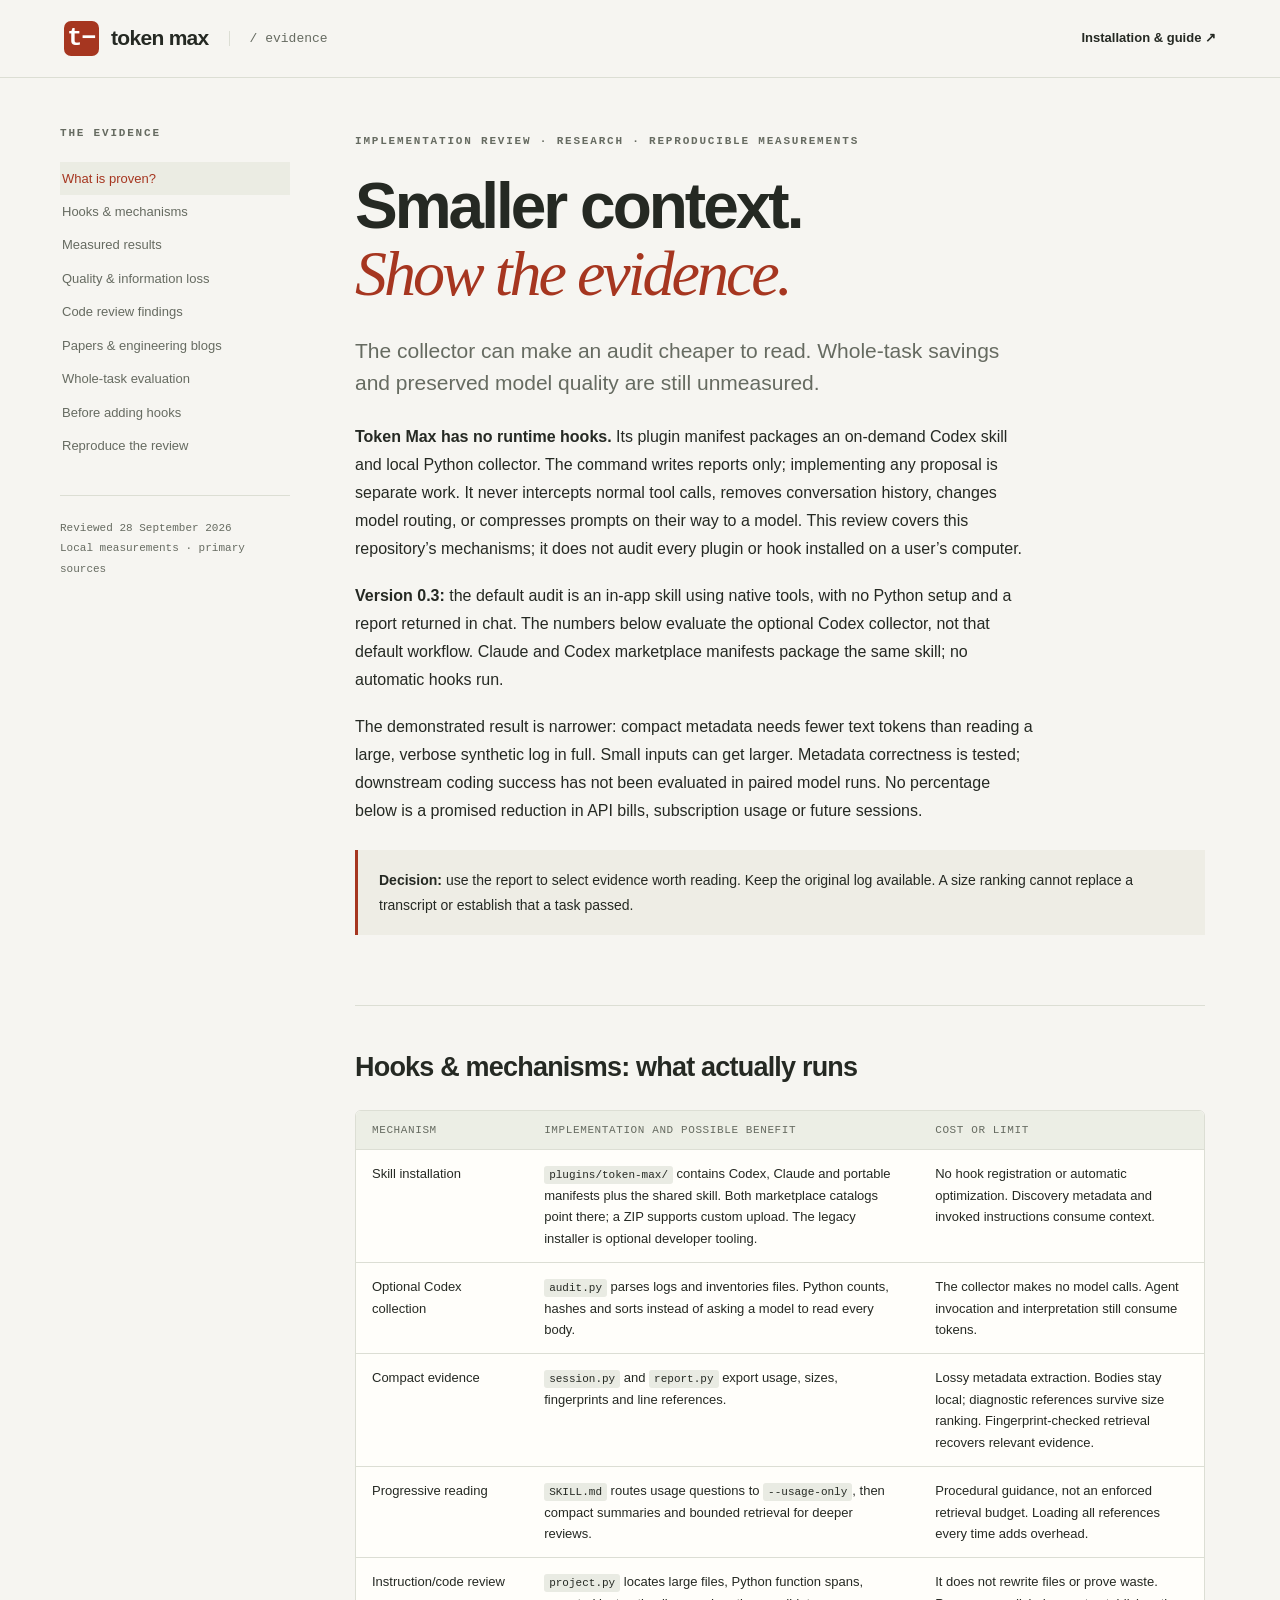
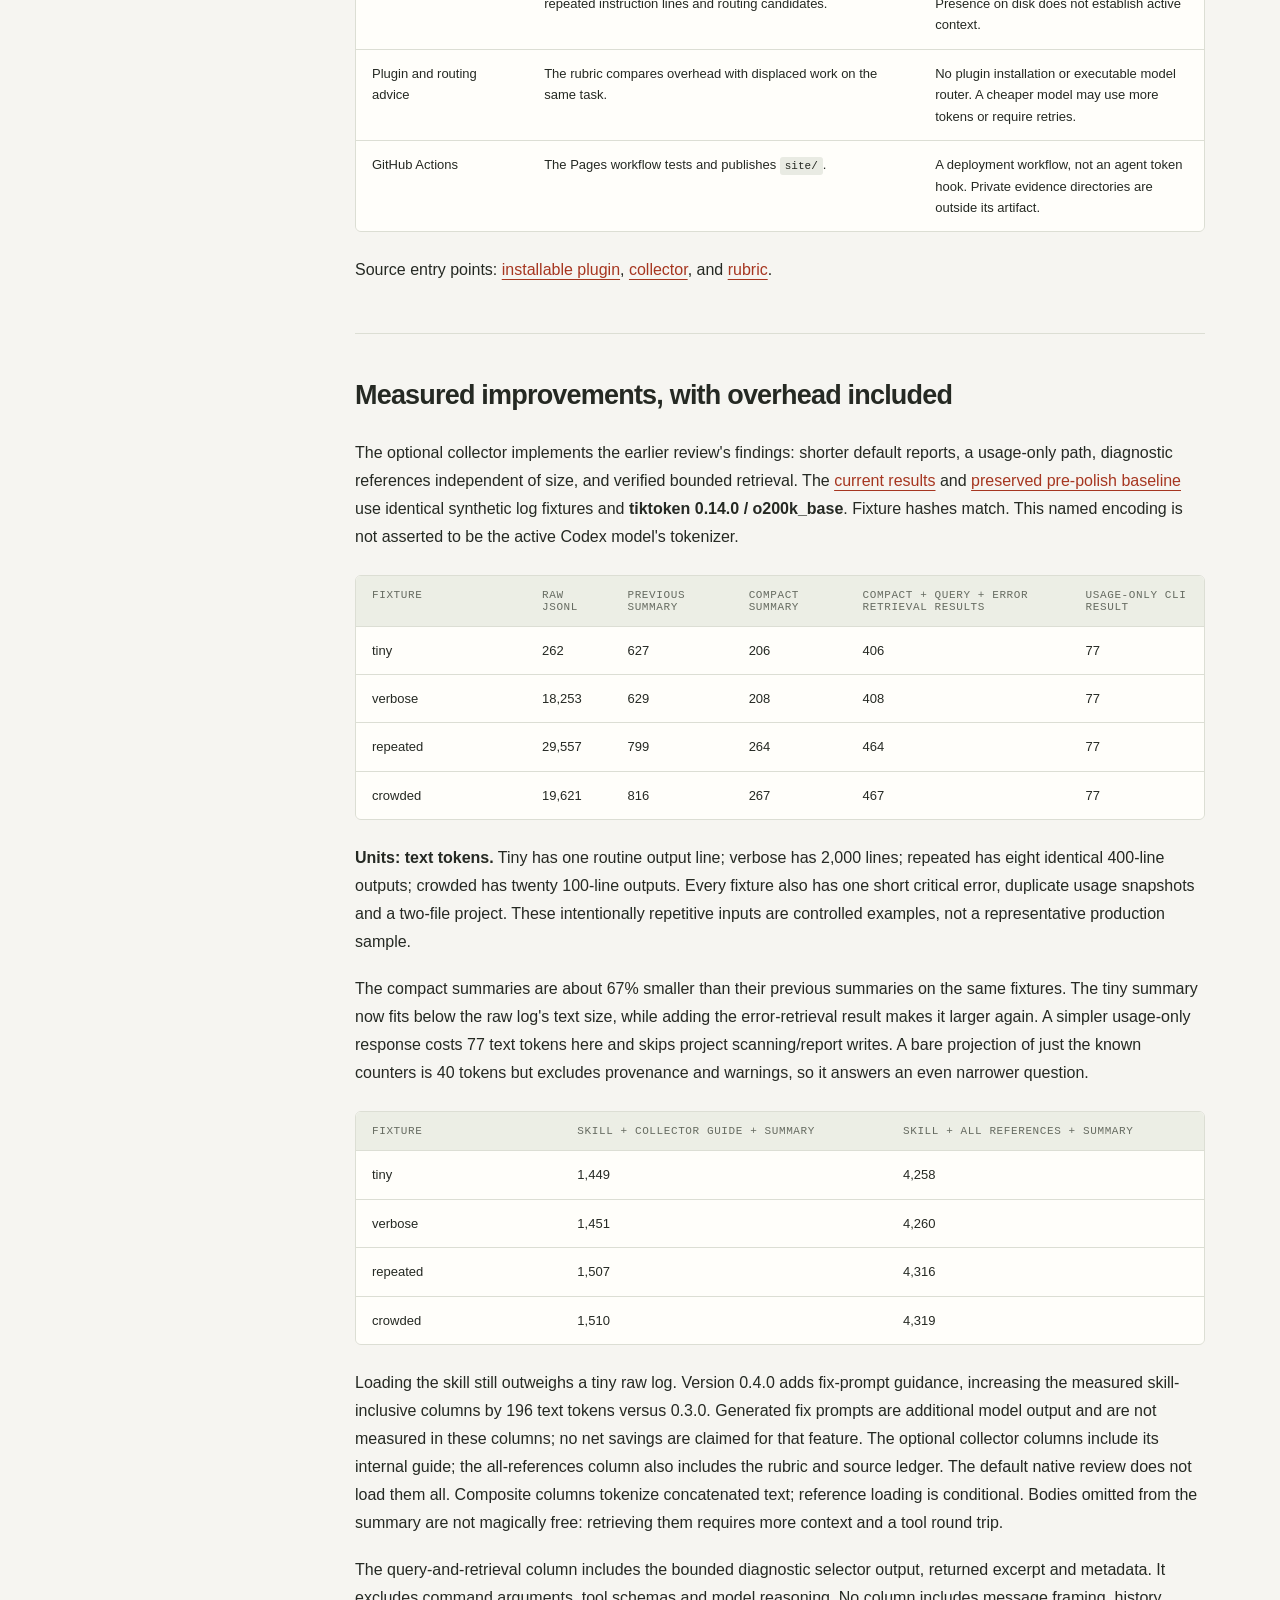
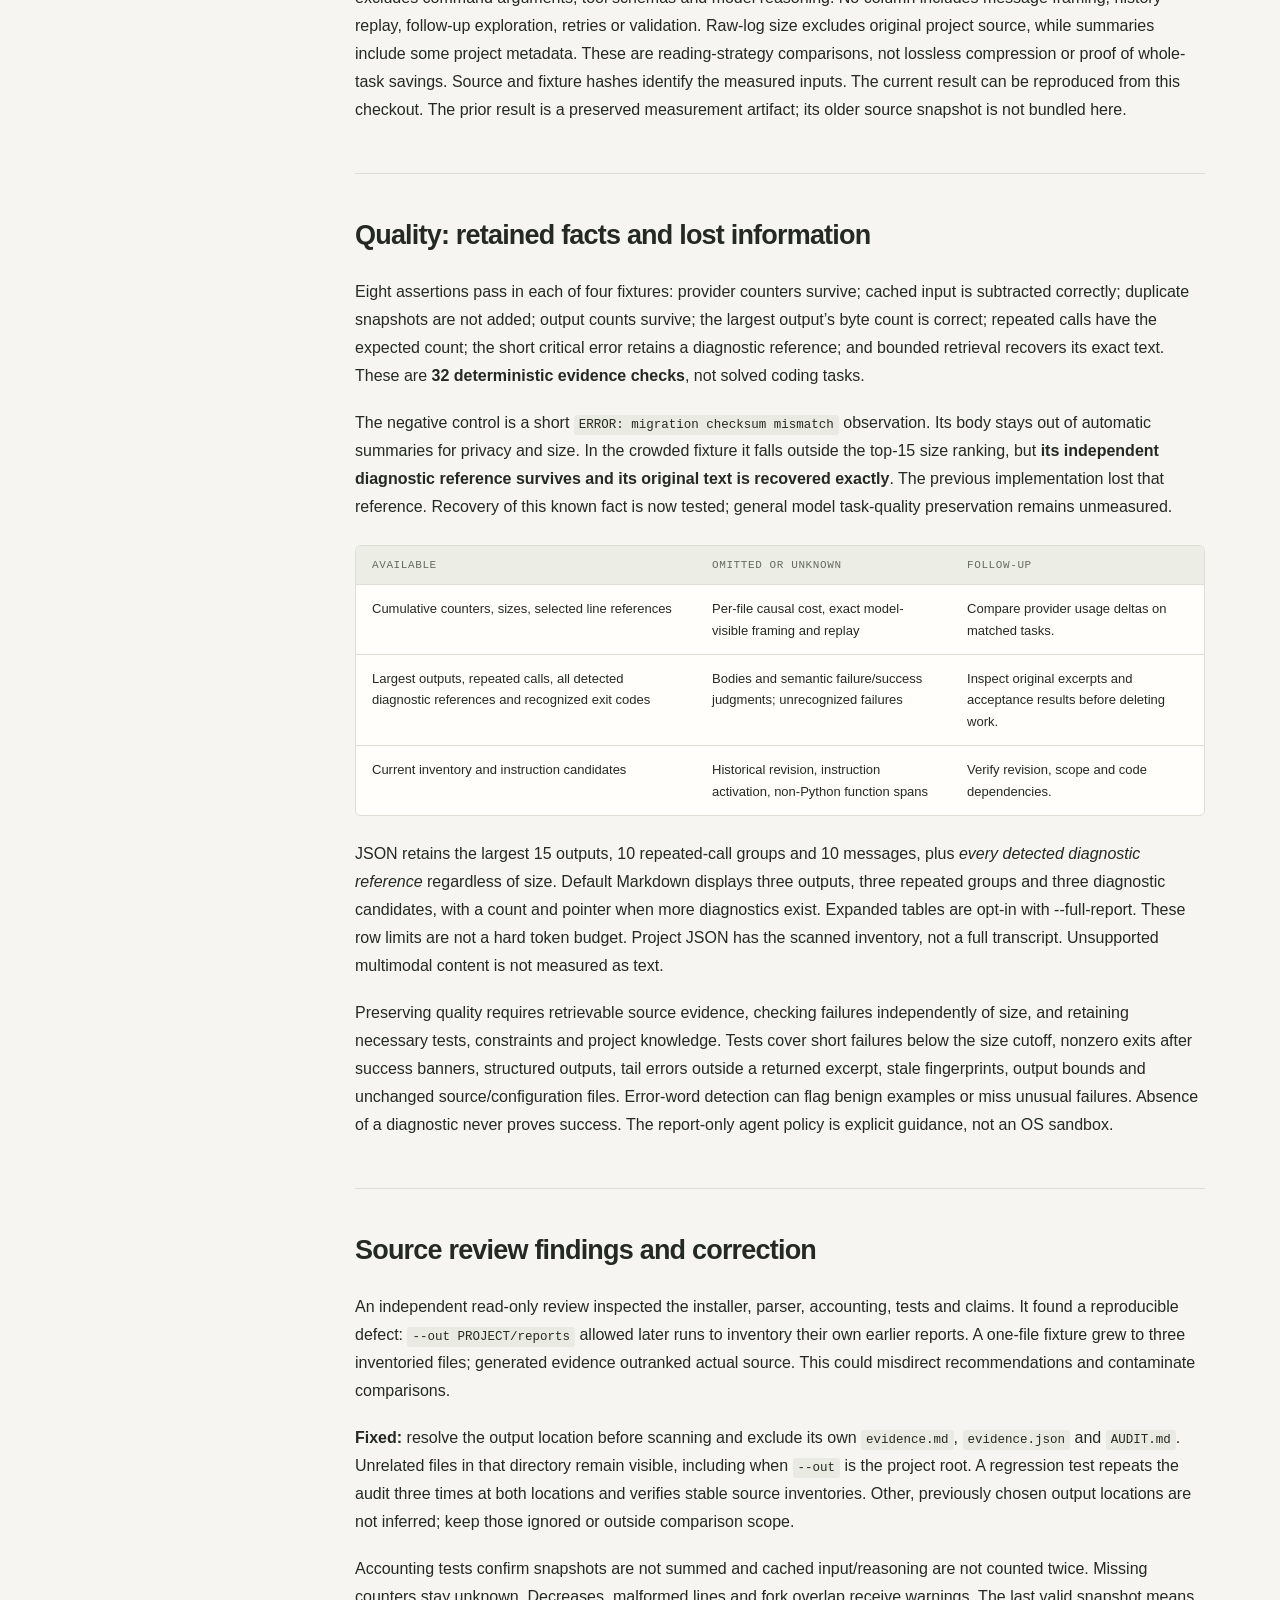
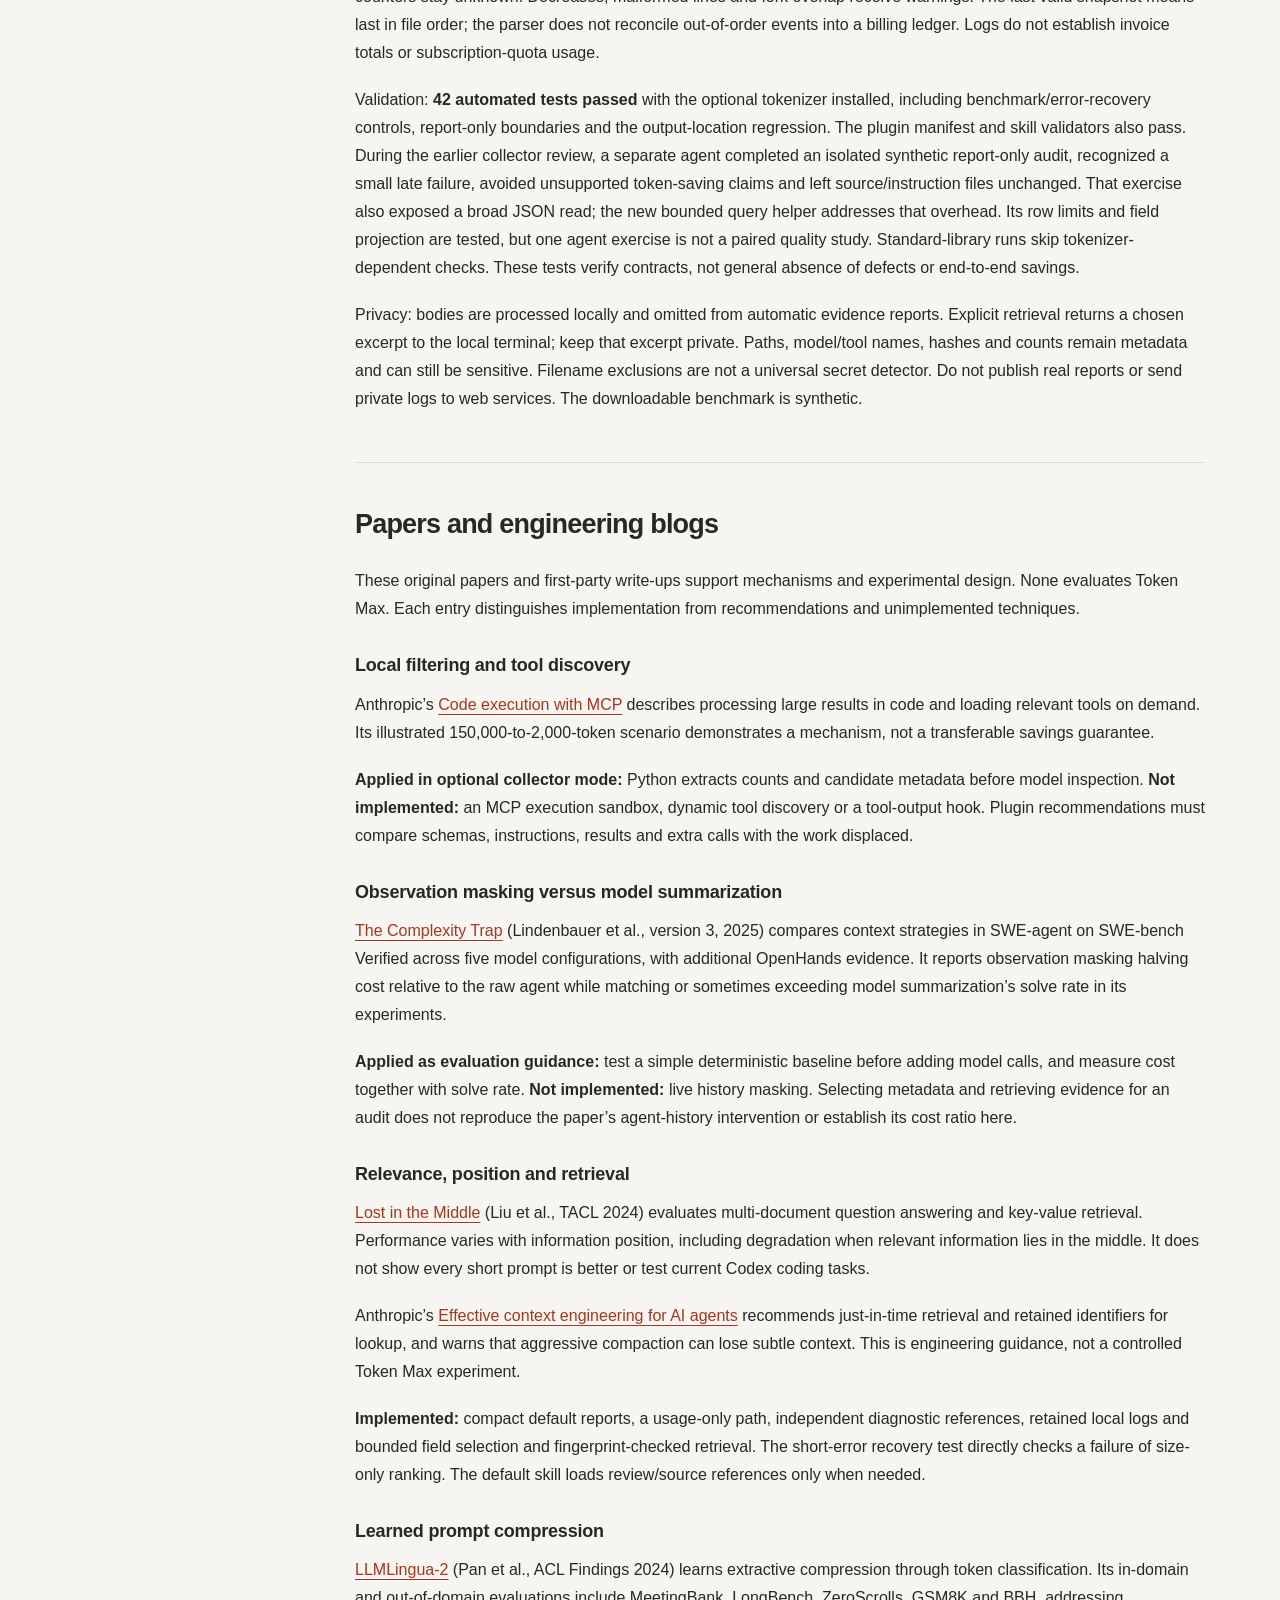
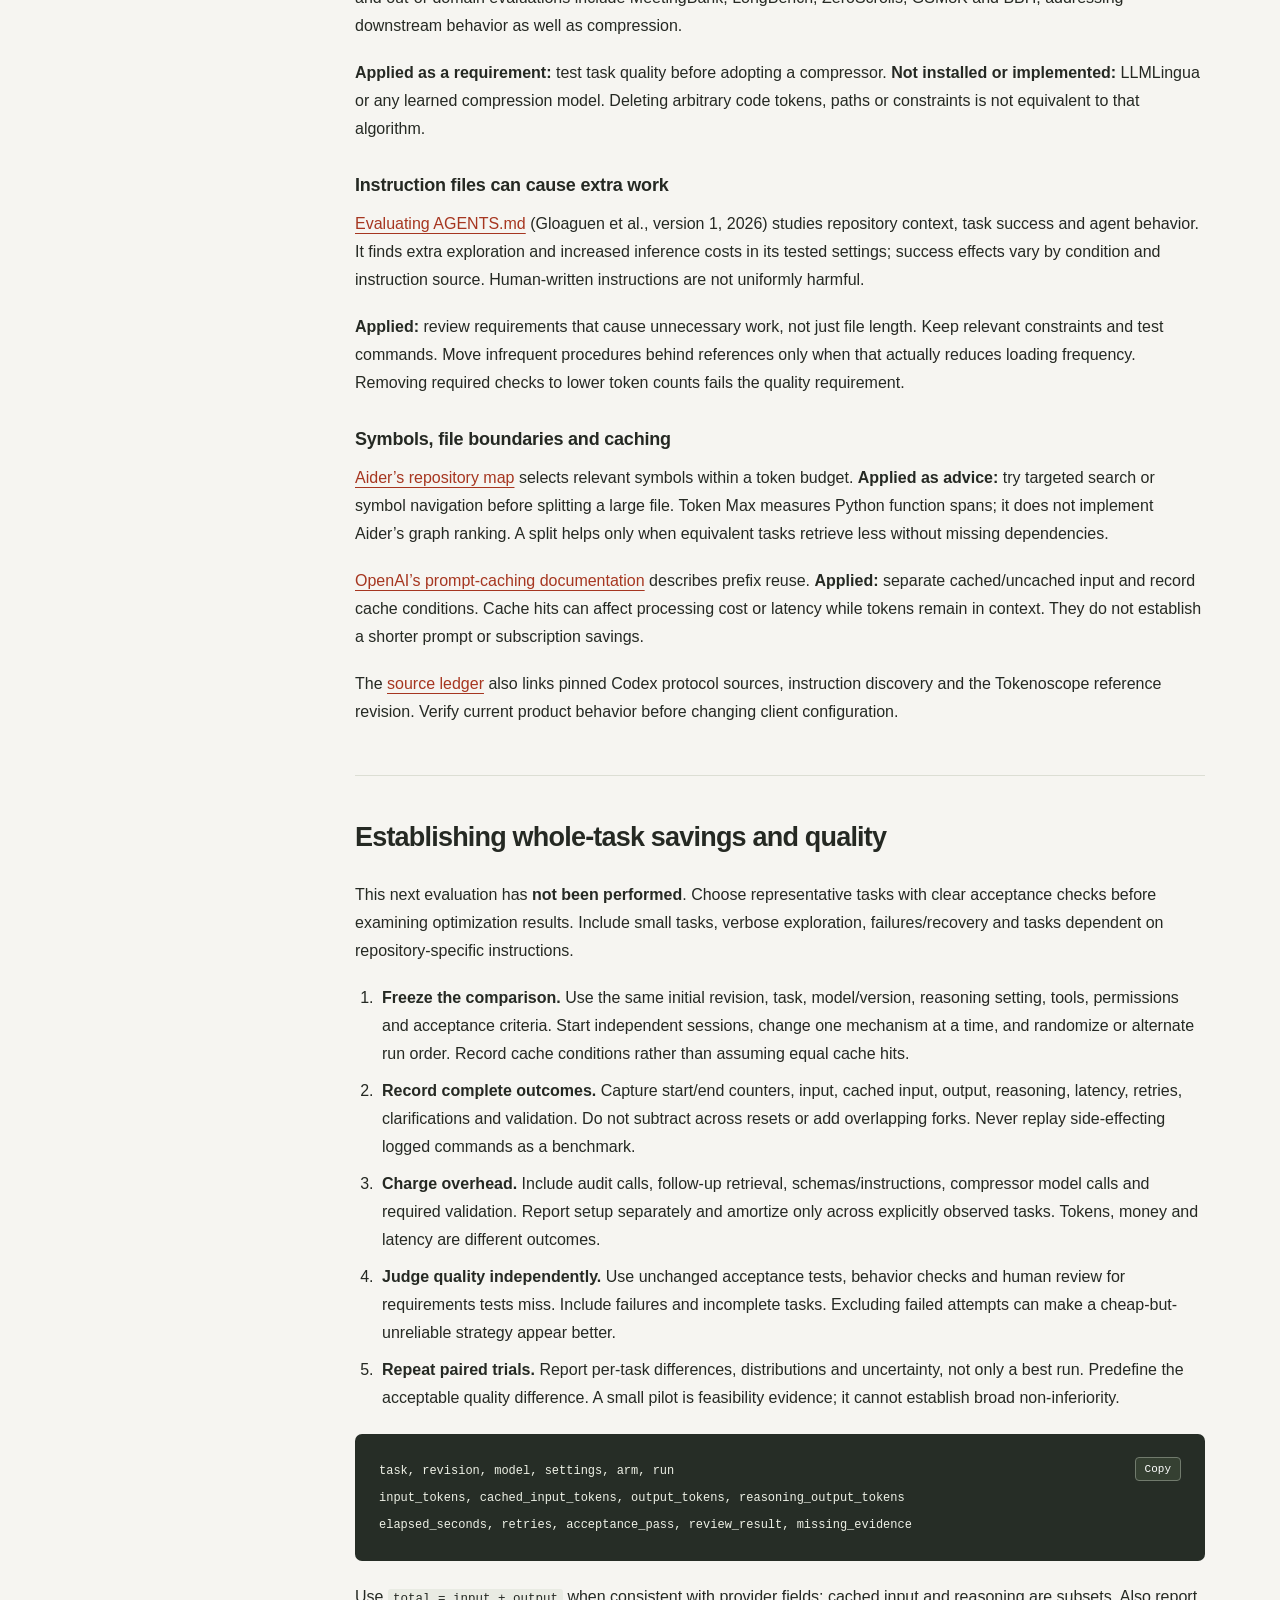
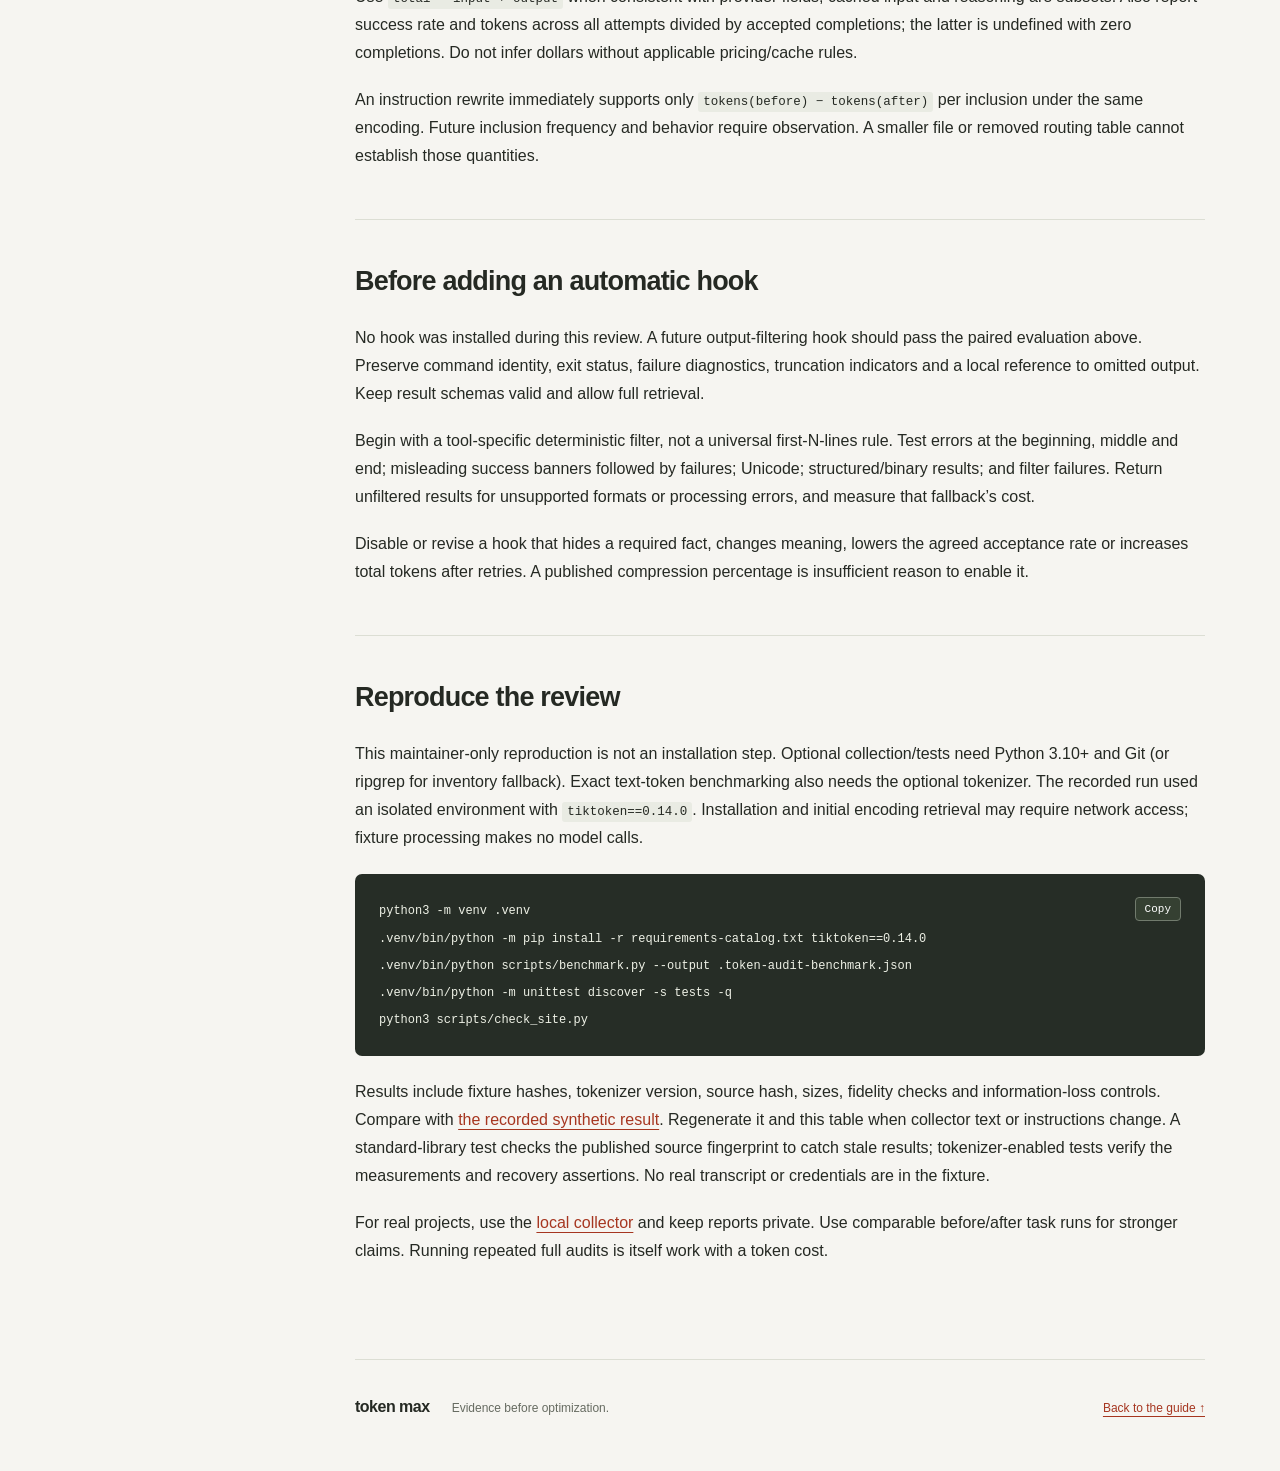
<file: site/review.html>
<!doctype html>
<html lang="en"><head>
<meta charset="utf-8"><meta name="viewport" content="width=device-width, initial-scale=1">
<title>Token Max — Token reduction review &amp; research</title>
<meta name="description" content="A source review, reproducible token benchmark, quality limitations, and linked research behind Token Max.">
<link rel="canonical" href="https://token-max.swacktech.com/review.html">
<link rel="icon" href="favicon.svg" type="image/svg+xml"><link rel="stylesheet" href="styles.css">
<script src="site.js" defer></script>
</head><body>
<a class="skip-link" href="#main">Skip to review</a>
<header class="masthead"><a class="brand" href="index.html"><span class="mark" aria-hidden="true">t−</span>token max<small>/ evidence</small></a><a class="repository" href="index.html">Installation &amp; guide ↗</a></header>
<div class="layout"><aside class="sidebar"><nav aria-label="Review sections"><p class="nav-label">The evidence</p>
<a href="#verdict">What is proven?</a><a href="#mechanisms">Hooks &amp; mechanisms</a><a href="#benchmark">Measured results</a><a href="#quality">Quality &amp; information loss</a><a href="#findings">Code review findings</a><a href="#research">Papers &amp; engineering blogs</a><a href="#experiment">Whole-task evaluation</a><a href="#future-hooks">Before adding hooks</a><a href="#reproduce">Reproduce the review</a></nav>
<div class="sidebar-note">Reviewed 28 September 2026<br>Local measurements · primary sources</div></aside>
<main id="main">
<section class="intro" id="verdict"><p class="eyebrow">IMPLEMENTATION REVIEW · RESEARCH · REPRODUCIBLE MEASUREMENTS</p>
<h1>Smaller context.<br><em>Show the evidence.</em></h1>
<p class="lede">The collector can make an audit cheaper to read. Whole-task savings and preserved model quality are still unmeasured.</p>
<p><strong>Token Max has no runtime hooks.</strong> Its plugin manifest packages an on-demand Codex skill and local Python collector. The command writes reports only; implementing any proposal is separate work. It never intercepts normal tool calls, removes conversation history, changes model routing, or compresses prompts on their way to a model. This review covers this repository’s mechanisms; it does not audit every plugin or hook installed on a user’s computer.</p>
<p><strong>Version 0.3:</strong> the default audit is an in-app skill using native tools, with no Python setup and a report returned in chat. The numbers below evaluate the optional Codex collector, not that default workflow. Claude and Codex marketplace manifests package the same skill; no automatic hooks run.</p>
<p>The demonstrated result is narrower: compact metadata needs fewer text tokens than reading a large, verbose synthetic log in full. Small inputs can get larger. Metadata correctness is tested; downstream coding success has not been evaluated in paired model runs. No percentage below is a promised reduction in API bills, subscription usage or future sessions.</p>
<div class="callout"><strong>Decision:</strong> use the report to select evidence worth reading. Keep the original log available. A size ranking cannot replace a transcript or establish that a task passed.</div>
</section>

<section id="mechanisms"><h2>Hooks &amp; mechanisms: what actually runs</h2>
<div class="table-scroll"><table><thead><tr><th>Mechanism</th><th>Implementation and possible benefit</th><th>Cost or limit</th></tr></thead><tbody>
<tr><td>Skill installation</td><td><code>plugins/token-max/</code> contains Codex, Claude and portable manifests plus the shared skill. Both marketplace catalogs point there; a ZIP supports custom upload. The legacy installer is optional developer tooling.</td><td>No hook registration or automatic optimization. Discovery metadata and invoked instructions consume context.</td></tr>
<tr><td>Optional Codex collection</td><td><code>audit.py</code> parses logs and inventories files. Python counts, hashes and sorts instead of asking a model to read every body.</td><td>The collector makes no model calls. Agent invocation and interpretation still consume tokens.</td></tr>
<tr><td>Compact evidence</td><td><code>session.py</code> and <code>report.py</code> export usage, sizes, fingerprints and line references.</td><td>Lossy metadata extraction. Bodies stay local; diagnostic references survive size ranking. Fingerprint-checked retrieval recovers relevant evidence.</td></tr>
<tr><td>Progressive reading</td><td><code>SKILL.md</code> routes usage questions to <code>--usage-only</code>, then compact summaries and bounded retrieval for deeper reviews.</td><td>Procedural guidance, not an enforced retrieval budget. Loading all references every time adds overhead.</td></tr>
<tr><td>Instruction/code review</td><td><code>project.py</code> locates large files, Python function spans, repeated instruction lines and routing candidates.</td><td>It does not rewrite files or prove waste. Presence on disk does not establish active context.</td></tr>
<tr><td>Plugin and routing advice</td><td>The rubric compares overhead with displaced work on the same task.</td><td>No plugin installation or executable model router. A cheaper model may use more tokens or require retries.</td></tr>
<tr><td>GitHub Actions</td><td>The Pages workflow tests and publishes <code>site/</code>.</td><td>A deployment workflow, not an agent token hook. Private evidence directories are outside its artifact.</td></tr>
</tbody></table></div>
<p>Source entry points: <a href="https://github.com/swack-tools/token-max-ai-plugin/tree/main/plugins/token-max">installable plugin</a>, <a href="https://github.com/swack-tools/token-max-ai-plugin/tree/main/plugins/token-max/skills/token-audit/scripts">collector</a>, and <a href="https://github.com/swack-tools/token-max-ai-plugin/blob/main/plugins/token-max/skills/token-audit/references/review.md">rubric</a>. </p>
</section>

<section id="benchmark"><h2>Measured improvements, with overhead included</h2>
<p>The optional collector implements the earlier review's findings: shorter default reports, a usage-only path, diagnostic references independent of size, and verified bounded retrieval. The <a href="benchmark.txt">current results</a> and <a href="benchmark-v1.txt">preserved pre-polish baseline</a> use identical synthetic log fixtures and <strong>tiktoken 0.14.0 / o200k_base</strong>. Fixture hashes match. This named encoding is not asserted to be the active Codex model's tokenizer.</p>
<div class="table-scroll"><table><thead><tr><th>Fixture</th><th>Raw JSONL</th><th>Previous summary</th><th>Compact summary</th><th>Compact + query + error retrieval results</th><th>Usage-only CLI result</th></tr></thead><tbody><tr><td>tiny</td><td>262</td><td>627</td><td>206</td><td>406</td><td>77</td></tr><tr><td>verbose</td><td>18,253</td><td>629</td><td>208</td><td>408</td><td>77</td></tr><tr><td>repeated</td><td>29,557</td><td>799</td><td>264</td><td>464</td><td>77</td></tr><tr><td>crowded</td><td>19,621</td><td>816</td><td>267</td><td>467</td><td>77</td></tr></tbody></table></div>
<p><strong>Units: text tokens.</strong> Tiny has one routine output line; verbose has 2,000 lines; repeated has eight identical 400-line outputs; crowded has twenty 100-line outputs. Every fixture also has one short critical error, duplicate usage snapshots and a two-file project. These intentionally repetitive inputs are controlled examples, not a representative production sample.</p>
<p>The compact summaries are about 67% smaller than their previous summaries on the same fixtures. The tiny summary now fits below the raw log's text size, while adding the error-retrieval result makes it larger again. A simpler usage-only response costs 77 text tokens here and skips project scanning/report writes. A bare projection of just the known counters is 40 tokens but excludes provenance and warnings, so it answers an even narrower question.</p>
<div class="table-scroll"><table><thead><tr><th>Fixture</th><th>Skill + collector guide + summary</th><th>Skill + all references + summary</th></tr></thead><tbody><tr><td>tiny</td><td>1,449</td><td>4,258</td></tr><tr><td>verbose</td><td>1,451</td><td>4,260</td></tr><tr><td>repeated</td><td>1,507</td><td>4,316</td></tr><tr><td>crowded</td><td>1,510</td><td>4,319</td></tr></tbody></table></div>
<p>Loading the skill still outweighs a tiny raw log. Version 0.4.0 adds fix-prompt guidance, increasing the measured skill-inclusive columns by 196 text tokens versus 0.3.0. Generated fix prompts are additional model output and are not measured in these columns; no net savings are claimed for that feature. The optional collector columns include its internal guide; the all-references column also includes the rubric and source ledger. The default native review does not load them all. Composite columns tokenize concatenated text; reference loading is conditional. Bodies omitted from the summary are not magically free: retrieving them requires more context and a tool round trip.</p>
<p>The query-and-retrieval column includes the bounded diagnostic selector output, returned excerpt and metadata. It excludes command arguments, tool schemas and model reasoning. No column includes message framing, history replay, follow-up exploration, retries or validation. Raw-log size excludes original project source, while summaries include some project metadata. These are reading-strategy comparisons, not lossless compression or proof of whole-task savings. Source and fixture hashes identify the measured inputs. The current result can be reproduced from this checkout. The prior result is a preserved measurement artifact; its older source snapshot is not bundled here.</p>
</section>

<section id="quality"><h2>Quality: retained facts and lost information</h2>
<p>Eight assertions pass in each of four fixtures: provider counters survive; cached input is subtracted correctly; duplicate snapshots are not added; output counts survive; the largest output’s byte count is correct; repeated calls have the expected count; the short critical error retains a diagnostic reference; and bounded retrieval recovers its exact text. These are <strong>32 deterministic evidence checks</strong>, not solved coding tasks.</p>
<p>The negative control is a short <code>ERROR: migration checksum mismatch</code> observation. Its body stays out of automatic summaries for privacy and size. In the crowded fixture it falls outside the top-15 size ranking, but <strong>its independent diagnostic reference survives and its original text is recovered exactly</strong>. The previous implementation lost that reference. Recovery of this known fact is now tested; general model task-quality preservation remains unmeasured.</p>
<div class="table-scroll"><table><thead><tr><th>Available</th><th>Omitted or unknown</th><th>Follow-up</th></tr></thead><tbody>
<tr><td>Cumulative counters, sizes, selected line references</td><td>Per-file causal cost, exact model-visible framing and replay</td><td>Compare provider usage deltas on matched tasks.</td></tr>
<tr><td>Largest outputs, repeated calls, all detected diagnostic references and recognized exit codes</td><td>Bodies and semantic failure/success judgments; unrecognized failures</td><td>Inspect original excerpts and acceptance results before deleting work.</td></tr>
<tr><td>Current inventory and instruction candidates</td><td>Historical revision, instruction activation, non-Python function spans</td><td>Verify revision, scope and code dependencies.</td></tr>
</tbody></table></div>
<p>JSON retains the largest 15 outputs, 10 repeated-call groups and 10 messages, plus <em>every detected diagnostic reference</em> regardless of size. Default Markdown displays three outputs, three repeated groups and three diagnostic candidates, with a count and pointer when more diagnostics exist. Expanded tables are opt-in with --full-report. These row limits are not a hard token budget. Project JSON has the scanned inventory, not a full transcript. Unsupported multimodal content is not measured as text.</p>
<p>Preserving quality requires retrievable source evidence, checking failures independently of size, and retaining necessary tests, constraints and project knowledge. Tests cover short failures below the size cutoff, nonzero exits after success banners, structured outputs, tail errors outside a returned excerpt, stale fingerprints, output bounds and unchanged source/configuration files. Error-word detection can flag benign examples or miss unusual failures. Absence of a diagnostic never proves success. The report-only agent policy is explicit guidance, not an OS sandbox.</p>
</section>

<section id="findings"><h2>Source review findings and correction</h2>
<p>An independent read-only review inspected the installer, parser, accounting, tests and claims. It found a reproducible defect: <code>--out PROJECT/reports</code> allowed later runs to inventory their own earlier reports. A one-file fixture grew to three inventoried files; generated evidence outranked actual source. This could misdirect recommendations and contaminate comparisons.</p>
<p><strong>Fixed:</strong> resolve the output location before scanning and exclude its own <code>evidence.md</code>, <code>evidence.json</code> and <code>AUDIT.md</code>. Unrelated files in that directory remain visible, including when <code>--out</code> is the project root. A regression test repeats the audit three times at both locations and verifies stable source inventories. Other, previously chosen output locations are not inferred; keep those ignored or outside comparison scope.</p>
<p>Accounting tests confirm snapshots are not summed and cached input/reasoning are not counted twice. Missing counters stay unknown. Decreases, malformed lines and fork overlap receive warnings. The last valid snapshot means last in file order; the parser does not reconcile out-of-order events into a billing ledger. Logs do not establish invoice totals or subscription-quota usage.</p>
<p>Validation: <strong>42 automated tests passed</strong> with the optional tokenizer installed, including benchmark/error-recovery controls, report-only boundaries and the output-location regression. The plugin manifest and skill validators also pass. During the earlier collector review, a separate agent completed an isolated synthetic report-only audit, recognized a small late failure, avoided unsupported token-saving claims and left source/instruction files unchanged. That exercise also exposed a broad JSON read; the new bounded query helper addresses that overhead. Its row limits and field projection are tested, but one agent exercise is not a paired quality study. Standard-library runs skip tokenizer-dependent checks. These tests verify contracts, not general absence of defects or end-to-end savings.</p>
<p>Privacy: bodies are processed locally and omitted from automatic evidence reports. Explicit retrieval returns a chosen excerpt to the local terminal; keep that excerpt private. Paths, model/tool names, hashes and counts remain metadata and can still be sensitive. Filename exclusions are not a universal secret detector. Do not publish real reports or send private logs to web services. The downloadable benchmark is synthetic.</p>
</section>

<section id="research"><h2>Papers and engineering blogs</h2>
<p>These original papers and first-party write-ups support mechanisms and experimental design. None evaluates Token Max. Each entry distinguishes implementation from recommendations and unimplemented techniques.</p>
<h3>Local filtering and tool discovery</h3>
<p>Anthropic’s <a href="https://www.anthropic.com/engineering/code-execution-with-mcp">Code execution with MCP</a> describes processing large results in code and loading relevant tools on demand. Its illustrated 150,000-to-2,000-token scenario demonstrates a mechanism, not a transferable savings guarantee.</p>
<p><strong>Applied in optional collector mode:</strong> Python extracts counts and candidate metadata before model inspection. <strong>Not implemented:</strong> an MCP execution sandbox, dynamic tool discovery or a tool-output hook. Plugin recommendations must compare schemas, instructions, results and extra calls with the work displaced.</p>
<h3>Observation masking versus model summarization</h3>
<p><a href="https://arxiv.org/html/2508.21433v3">The Complexity Trap</a> (Lindenbauer et al., version 3, 2025) compares context strategies in SWE-agent on SWE-bench Verified across five model configurations, with additional OpenHands evidence. It reports observation masking halving cost relative to the raw agent while matching or sometimes exceeding model summarization’s solve rate in its experiments.</p>
<p><strong>Applied as evaluation guidance:</strong> test a simple deterministic baseline before adding model calls, and measure cost together with solve rate. <strong>Not implemented:</strong> live history masking. Selecting metadata and retrieving evidence for an audit does not reproduce the paper’s agent-history intervention or establish its cost ratio here.</p>
<h3>Relevance, position and retrieval</h3>
<p><a href="https://aclanthology.org/2024.tacl-1.9/">Lost in the Middle</a> (Liu et al., TACL 2024) evaluates multi-document question answering and key-value retrieval. Performance varies with information position, including degradation when relevant information lies in the middle. It does not show every short prompt is better or test current Codex coding tasks.</p>
<p>Anthropic’s <a href="https://www.anthropic.com/engineering/effective-context-engineering-for-ai-agents">Effective context engineering for AI agents</a> recommends just-in-time retrieval and retained identifiers for lookup, and warns that aggressive compaction can lose subtle context. This is engineering guidance, not a controlled Token Max experiment.</p>
<p><strong>Implemented:</strong> compact default reports, a usage-only path, independent diagnostic references, retained local logs and bounded field selection and fingerprint-checked retrieval. The short-error recovery test directly checks a failure of size-only ranking. The default skill loads review/source references only when needed.</p>
<h3>Learned prompt compression</h3>
<p><a href="https://aclanthology.org/2024.findings-acl.57/">LLMLingua-2</a> (Pan et al., ACL Findings 2024) learns extractive compression through token classification. Its in-domain and out-of-domain evaluations include MeetingBank, LongBench, ZeroScrolls, GSM8K and BBH, addressing downstream behavior as well as compression.</p>
<p><strong>Applied as a requirement:</strong> test task quality before adopting a compressor. <strong>Not installed or implemented:</strong> LLMLingua or any learned compression model. Deleting arbitrary code tokens, paths or constraints is not equivalent to that algorithm.</p>
<h3>Instruction files can cause extra work</h3>
<p><a href="https://arxiv.org/html/2602.11988v1">Evaluating AGENTS.md</a> (Gloaguen et al., version 1, 2026) studies repository context, task success and agent behavior. It finds extra exploration and increased inference costs in its tested settings; success effects vary by condition and instruction source. Human-written instructions are not uniformly harmful.</p>
<p><strong>Applied:</strong> review requirements that cause unnecessary work, not just file length. Keep relevant constraints and test commands. Move infrequent procedures behind references only when that actually reduces loading frequency. Removing required checks to lower token counts fails the quality requirement.</p>
<h3>Symbols, file boundaries and caching</h3>
<p><a href="https://aider.chat/docs/repomap.html">Aider’s repository map</a> selects relevant symbols within a token budget. <strong>Applied as advice:</strong> try targeted search or symbol navigation before splitting a large file. Token Max measures Python function spans; it does not implement Aider’s graph ranking. A split helps only when equivalent tasks retrieve less without missing dependencies.</p>
<p><a href="https://developers.openai.com/api/docs/guides/prompt-caching">OpenAI’s prompt-caching documentation</a> describes prefix reuse. <strong>Applied:</strong> separate cached/uncached input and record cache conditions. Cache hits can affect processing cost or latency while tokens remain in context. They do not establish a shorter prompt or subscription savings.</p>
<p>The <a href="https://github.com/swack-tools/token-max-ai-plugin/blob/main/plugins/token-max/skills/token-audit/references/sources.md">source ledger</a> also links pinned Codex protocol sources, instruction discovery and the Tokenoscope reference revision. Verify current product behavior before changing client configuration.</p>
</section>

<section id="experiment"><h2>Establishing whole-task savings and quality</h2>
<p>This next evaluation has <strong>not been performed</strong>. Choose representative tasks with clear acceptance checks before examining optimization results. Include small tasks, verbose exploration, failures/recovery and tasks dependent on repository-specific instructions.</p>
<ol>
<li><strong>Freeze the comparison.</strong> Use the same initial revision, task, model/version, reasoning setting, tools, permissions and acceptance criteria. Start independent sessions, change one mechanism at a time, and randomize or alternate run order. Record cache conditions rather than assuming equal cache hits.</li>
<li><strong>Record complete outcomes.</strong> Capture start/end counters, input, cached input, output, reasoning, latency, retries, clarifications and validation. Do not subtract across resets or add overlapping forks. Never replay side-effecting logged commands as a benchmark.</li>
<li><strong>Charge overhead.</strong> Include audit calls, follow-up retrieval, schemas/instructions, compressor model calls and required validation. Report setup separately and amortize only across explicitly observed tasks. Tokens, money and latency are different outcomes.</li>
<li><strong>Judge quality independently.</strong> Use unchanged acceptance tests, behavior checks and human review for requirements tests miss. Include failures and incomplete tasks. Excluding failed attempts can make a cheap-but-unreliable strategy appear better.</li>
<li><strong>Repeat paired trials.</strong> Report per-task differences, distributions and uncertainty, not only a best run. Predefine the acceptable quality difference. A small pilot is feasibility evidence; it cannot establish broad non-inferiority.</li>
</ol>
<pre><code>task, revision, model, settings, arm, run
input_tokens, cached_input_tokens, output_tokens, reasoning_output_tokens
elapsed_seconds, retries, acceptance_pass, review_result, missing_evidence</code></pre>
<p>Use <code>total = input + output</code> when consistent with provider fields; cached input and reasoning are subsets. Also report success rate and tokens across all attempts divided by accepted completions; the latter is undefined with zero completions. Do not infer dollars without applicable pricing/cache rules.</p>
<p>An instruction rewrite immediately supports only <code>tokens(before) − tokens(after)</code> per inclusion under the same encoding. Future inclusion frequency and behavior require observation. A smaller file or removed routing table cannot establish those quantities.</p>
</section>

<section id="future-hooks"><h2>Before adding an automatic hook</h2>
<p>No hook was installed during this review. A future output-filtering hook should pass the paired evaluation above. Preserve command identity, exit status, failure diagnostics, truncation indicators and a local reference to omitted output. Keep result schemas valid and allow full retrieval.</p>
<p>Begin with a tool-specific deterministic filter, not a universal first-N-lines rule. Test errors at the beginning, middle and end; misleading success banners followed by failures; Unicode; structured/binary results; and filter failures. Return unfiltered results for unsupported formats or processing errors, and measure that fallback’s cost.</p>
<p>Disable or revise a hook that hides a required fact, changes meaning, lowers the agreed acceptance rate or increases total tokens after retries. A published compression percentage is insufficient reason to enable it.</p>
</section>

<section id="reproduce"><h2>Reproduce the review</h2>
<p>This maintainer-only reproduction is not an installation step. Optional collection/tests need Python 3.10+ and Git (or ripgrep for inventory fallback). Exact text-token benchmarking also needs the optional tokenizer. The recorded run used an isolated environment with <code>tiktoken==0.14.0</code>. Installation and initial encoding retrieval may require network access; fixture processing makes no model calls.</p>
<pre><code>python3 -m venv .venv
.venv/bin/python -m pip install -r requirements-catalog.txt tiktoken==0.14.0
.venv/bin/python scripts/benchmark.py --output .token-audit-benchmark.json
.venv/bin/python -m unittest discover -s tests -q
python3 scripts/check_site.py</code></pre>
<p>Results include fixture hashes, tokenizer version, source hash, sizes, fidelity checks and information-loss controls. Compare with <a href="benchmark.txt">the recorded synthetic result</a>. Regenerate it and this table when collector text or instructions change. A standard-library test checks the published source fingerprint to catch stale results; tokenizer-enabled tests verify the measurements and recovery assertions. No real transcript or credentials are in the fixture.</p>
<p>For real projects, use the <a href="index.html#run-only-the-local-collector">local collector</a> and keep reports private. Use comparable before/after task runs for stronger claims. Running repeated full audits is itself work with a token cost.</p>
</section>
<footer><strong>token max</strong><span>Evidence before optimization.</span><a href="index.html">Back to the guide ↑</a></footer>
</main></div></body></html>
</file>
<file: site/styles.css>
:root { --paper:#f6f5f1; --surface:#fffefa; --ink:#252923; --muted:#666b61; --line:#dcded4; --accent:#a63620; --mono:ui-monospace,SFMono-Regular,Consolas,monospace; }
* { box-sizing:border-box; }
html { scroll-behavior:smooth; scroll-padding-top:100px; }
body { margin:0; color:var(--ink); background:var(--paper); font:16px/1.75 -apple-system,BlinkMacSystemFont,"Segoe UI",sans-serif; }
a { color:var(--accent); text-underline-offset:4px; }
a:hover { text-decoration-thickness:2px; }
a:focus-visible,button:focus-visible,summary:focus-visible { outline:3px solid var(--accent); outline-offset:5px; }
.skip-link { position:fixed; top:-80px; left:16px; z-index:9; padding:8px 20px; background:var(--surface); }
.skip-link:focus { top:12px; }
.masthead { height:78px; position:sticky; top:0; z-index:5; display:flex; align-items:center; justify-content:space-between; gap:20px; padding:0 5vw; border-bottom:1px solid var(--line); background:var(--paper); }
.brand { display:flex; align-items:center; gap:12px; color:var(--ink); font-size:21px; font-weight:750; text-decoration:none; letter-spacing:-.7px; }
.mark { width:35px; height:35px; background:var(--accent); color:#fff; display:grid; place-items:center; border-radius:7px; font:700 25px/1 var(--mono); }
.brand small { margin-left:8px; padding-left:20px; border-left:1px solid var(--line); font:13px var(--mono); color:var(--muted); letter-spacing:0; }
.repository { color:var(--ink); font-size:13px; font-weight:600; text-decoration:none; }
.layout { display:grid; grid-template-columns:230px minmax(0,850px); gap:65px; max-width:1240px; margin:0 auto; padding:0 40px; }
.sidebar { position:sticky; top:110px; align-self:start; padding:15px 0 40px; max-height:calc(100vh - 120px); overflow:auto; }
.nav-label,.eyebrow { font:11px/1.6 var(--mono); font-weight:600; color:var(--muted); text-transform:uppercase; letter-spacing:1.8px; }
.sidebar nav a { display:block; padding:6px 12px; margin-left:-12px; color:var(--muted); text-decoration:none; font-size:13px; line-height:1.65; border-left:2px solid transparent; }
.sidebar nav a:hover,.sidebar nav a[aria-current="location"] { border-color:var(--accent); color:var(--accent); background:#ebece3; }
.sidebar-note { margin-top:32px; padding-top:22px; border-top:1px solid var(--line); font:11px/1.9 var(--mono); color:var(--muted); }
.status-dot { display:inline-block; width:6px; height:6px; background:#47633e; border-radius:50%; margin-right:5px; }
main { min-width:0; padding-top:55px; }
.intro { padding-bottom:45px; }
h1 { font-size:clamp(42px,5vw,68px); line-height:1.06; letter-spacing:-3px; font-weight:650; margin:22px 0 27px; }
h1 em { font-family:Georgia,serif; font-weight:400; color:var(--accent); }
.lede { font-size:21px; line-height:1.5; margin-bottom:25px; color:var(--muted); max-width:650px; }
.intro p:not(.eyebrow):not(.lede) { max-width:680px; }
.principles { display:grid; grid-template-columns:repeat(3,1fr); gap:22px; margin:33px 0 22px; padding-top:24px; border-top:1px solid var(--line); }
.principles p { font-size:13px; line-height:1.6; margin:12px 0 0; color:var(--muted); }
.tag { display:inline-block; padding:3px 8px; font:11px var(--mono); border-radius:4px; }
.measured { background:#e2ead9; color:#34502b; }
.estimated { background:#f1e5ce; color:#6e4c17; }
.hypothesis { background:#e6e3ef; color:#594471; }
section:not(.intro) { padding:44px 0 30px; border-top:1px solid var(--line); }
h2 { font-size:27px; letter-spacing:-.8px; line-height:1.3; margin:0 0 25px; font-weight:650; }
h2 .section-number { font:11px var(--mono); display:block; color:var(--accent); letter-spacing:2px; margin-bottom:9px; }
h3 { font-size:18px; line-height:1.4; margin:30px 0 12px; letter-spacing:-.2px; }
p { margin:0 0 19px; }
ul,ol { padding-left:23px; margin-bottom:22px; }
li { padding-left:4px; margin:9px 0; }
code { font:12.5px/1.65 var(--mono); background:#e9ebe3; padding:3px 5px; border-radius:3px; overflow-wrap:anywhere; }
pre { position:relative; margin:22px 0; padding:23px 24px; border-radius:7px; background:#262d26; color:#eef1e6; overflow:auto; max-width:100%; line-height:1.7; }
pre code { padding:0; background:none; color:inherit; border-radius:0; white-space:pre; overflow-wrap:normal; font-size:12px; }
.highlight pre { margin:22px 0; }
.copy-button { float:right; position:sticky; right:0; top:0; margin:-7px -8px 5px 12px; border:1px solid #717b6d; background:#354032; color:#fff; font:11px var(--mono); border-radius:4px; padding:5px 9px; cursor:pointer; }
.table-scroll { width:100%; overflow:auto; margin:24px 0; border:1px solid var(--line); border-radius:6px; }
table { border-collapse:collapse; width:100%; background:var(--surface); font-size:13px; line-height:1.65; }
th { font:11px var(--mono); text-align:left; background:#eceee5; color:var(--muted); text-transform:uppercase; letter-spacing:.6px; }
th,td { padding:13px 16px; border-bottom:1px solid var(--line); vertical-align:top; }
tr:last-child td { border:0; }
td:first-child { min-width:170px; }
table code { font-size:11px; }
.callout { border-left:3px solid var(--accent); background:#eeede5; padding:18px 21px; font-size:14px; margin:25px 0; }
details { border:1px solid var(--line); border-radius:6px; margin:14px 0; padding:16px 21px; background:var(--surface); }
summary { cursor:pointer; font-size:15px; font-weight:650; }
details[open]>summary { margin-bottom:20px; }
details p:last-child { margin-bottom:0; }
.quiet { color:var(--muted); font-size:13px; }
footer { border-top:1px solid var(--line); margin:45px 0 0; padding:33px 0 45px; display:flex; align-items:baseline; flex-wrap:wrap; gap:10px 22px; font-size:12px; color:var(--muted); }
footer strong { color:var(--ink); font-size:16px; letter-spacing:-.5px; }
footer a { margin-left:auto; }
@media (max-width:1000px) { .layout { gap:32px; grid-template-columns:190px minmax(0,1fr); padding:0 28px; } }
@media (max-width:760px) { .masthead { height:66px; padding:0 22px; } .brand { font-size:19px; } .brand small { display:none; } .layout { display:block; padding:0 22px; } .sidebar { position:static; max-height:none; padding:22px 0 0; } .sidebar nav { display:flex; overflow:auto; gap:16px; white-space:nowrap; padding-bottom:12px; border-bottom:1px solid var(--line); } .sidebar nav a { padding:3px 0; margin:0; border-left:0; } .nav-label,.sidebar-note { display:none; } main { padding-top:30px; } h1 { letter-spacing:-2px; } .intro { padding-bottom:27px; } .principles { gap:14px; } section:not(.intro) { padding:32px 0 20px; } pre { padding:20px 15px; } th,td { padding:11px 12px; } }
@media (max-width:400px) { .principles { grid-template-columns:1fr; gap:18px; } .principles>div { display:flex; gap:12px; align-items:baseline; } .principles p { margin:0; } .tag { min-width:85px; text-align:center; } }
@media (prefers-reduced-motion:reduce) { html { scroll-behavior:auto; } }
@media print { .masthead,.sidebar,.copy-button { display:none; } .layout { display:block; } body { background:white; } pre { white-space:pre-wrap; color:black; background:#eee; } section { break-inside:avoid; } }
</file>
